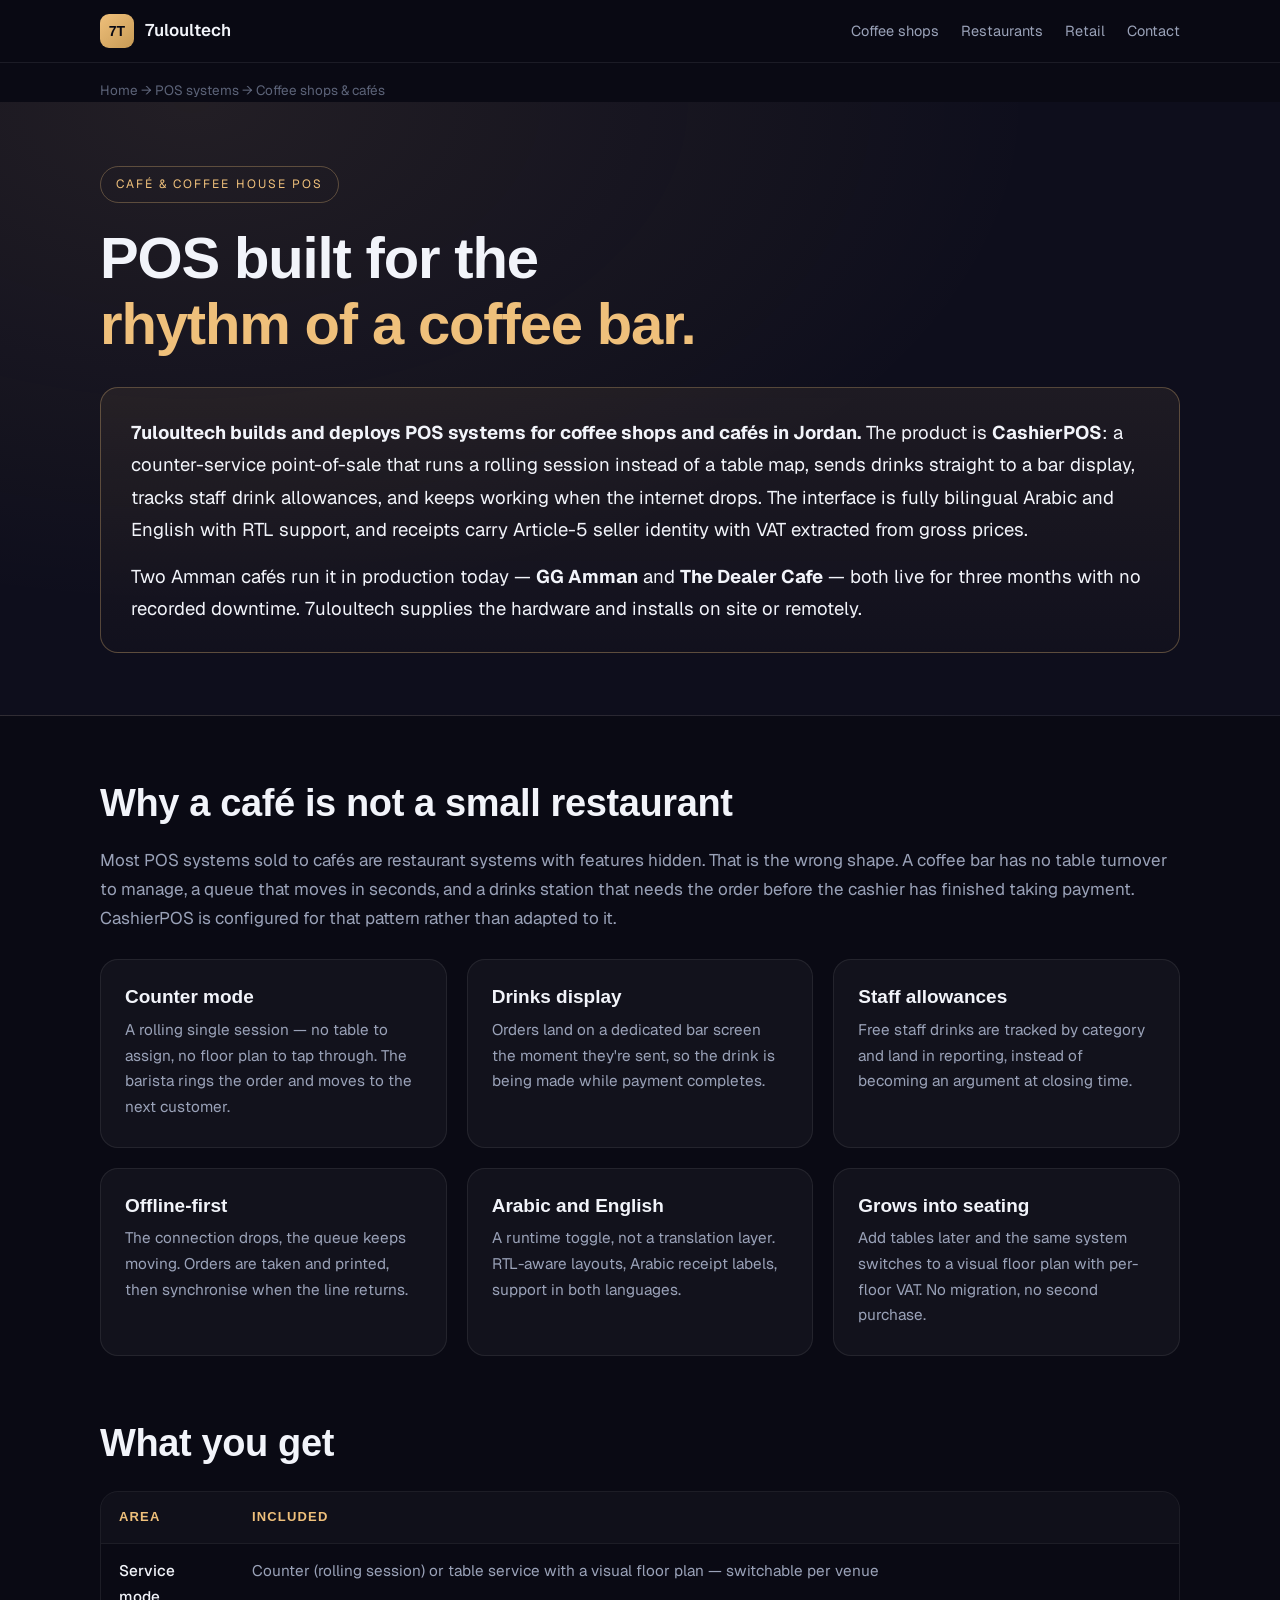
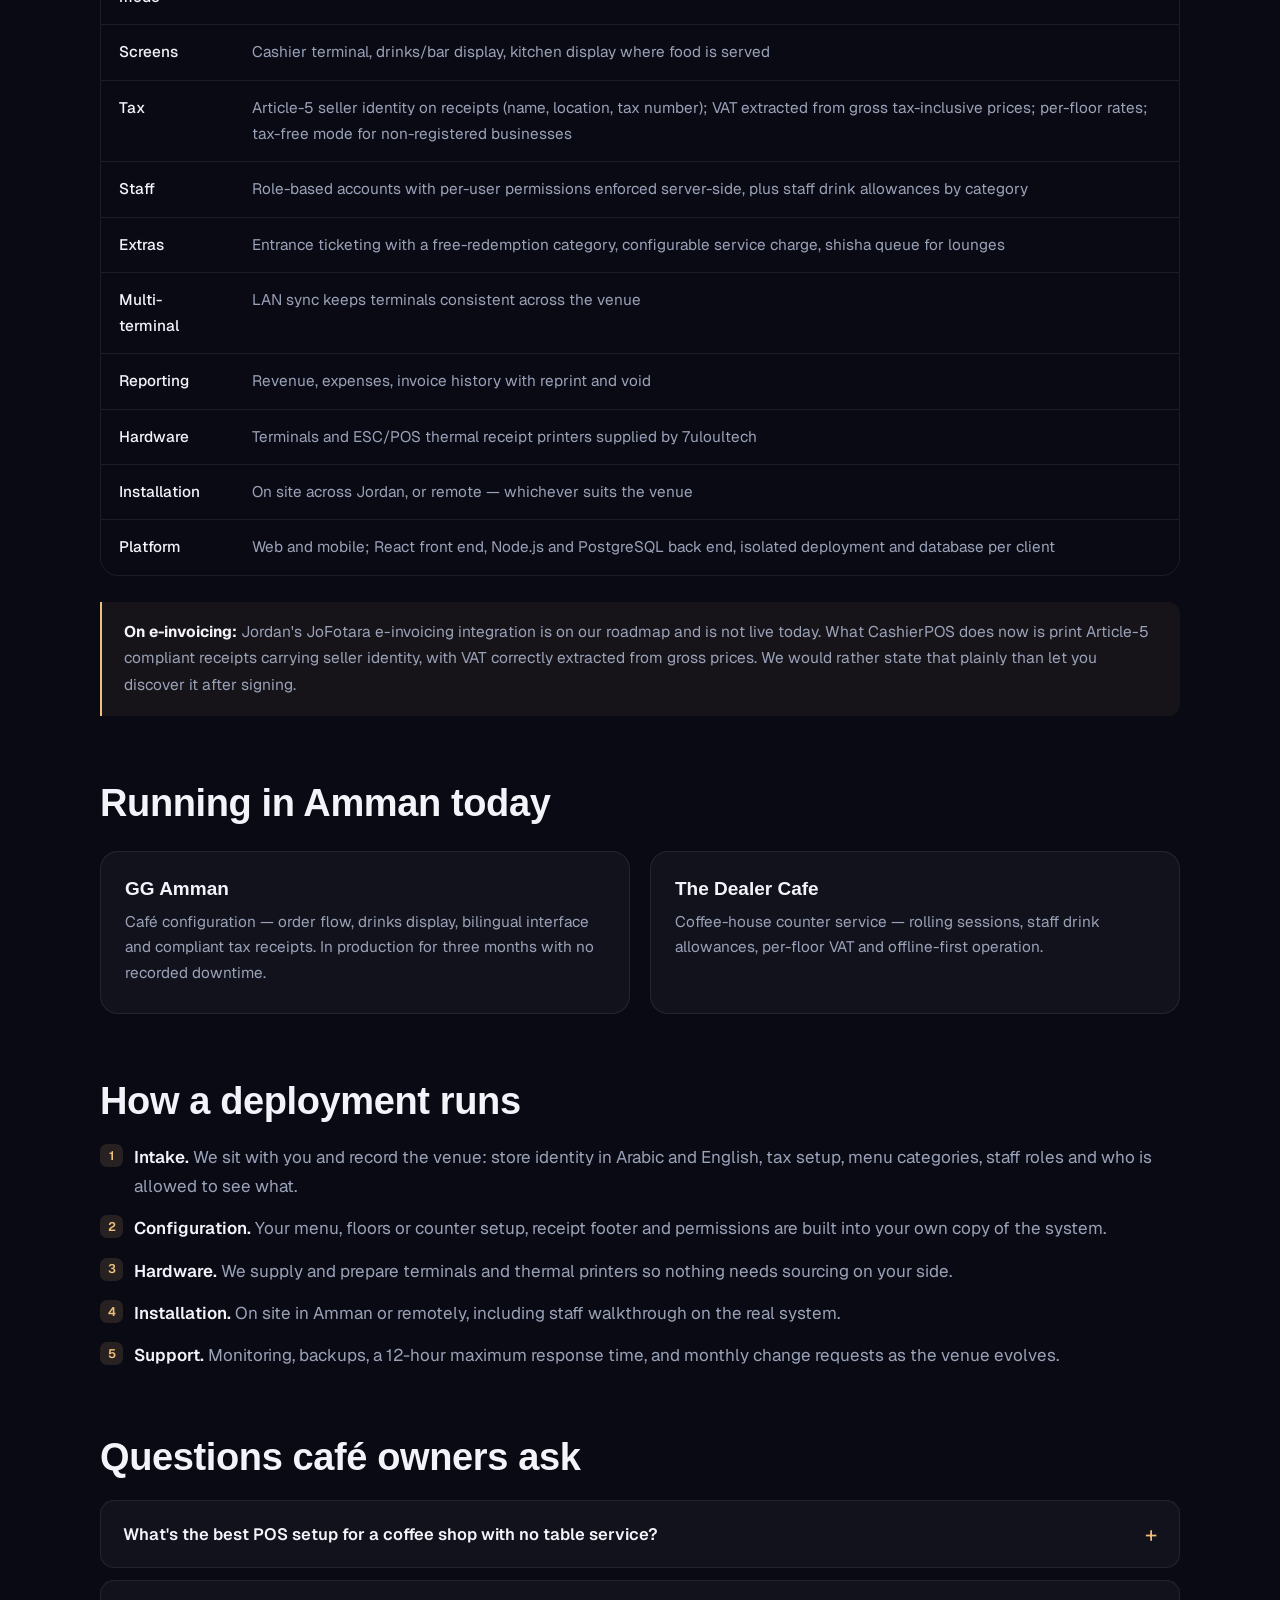
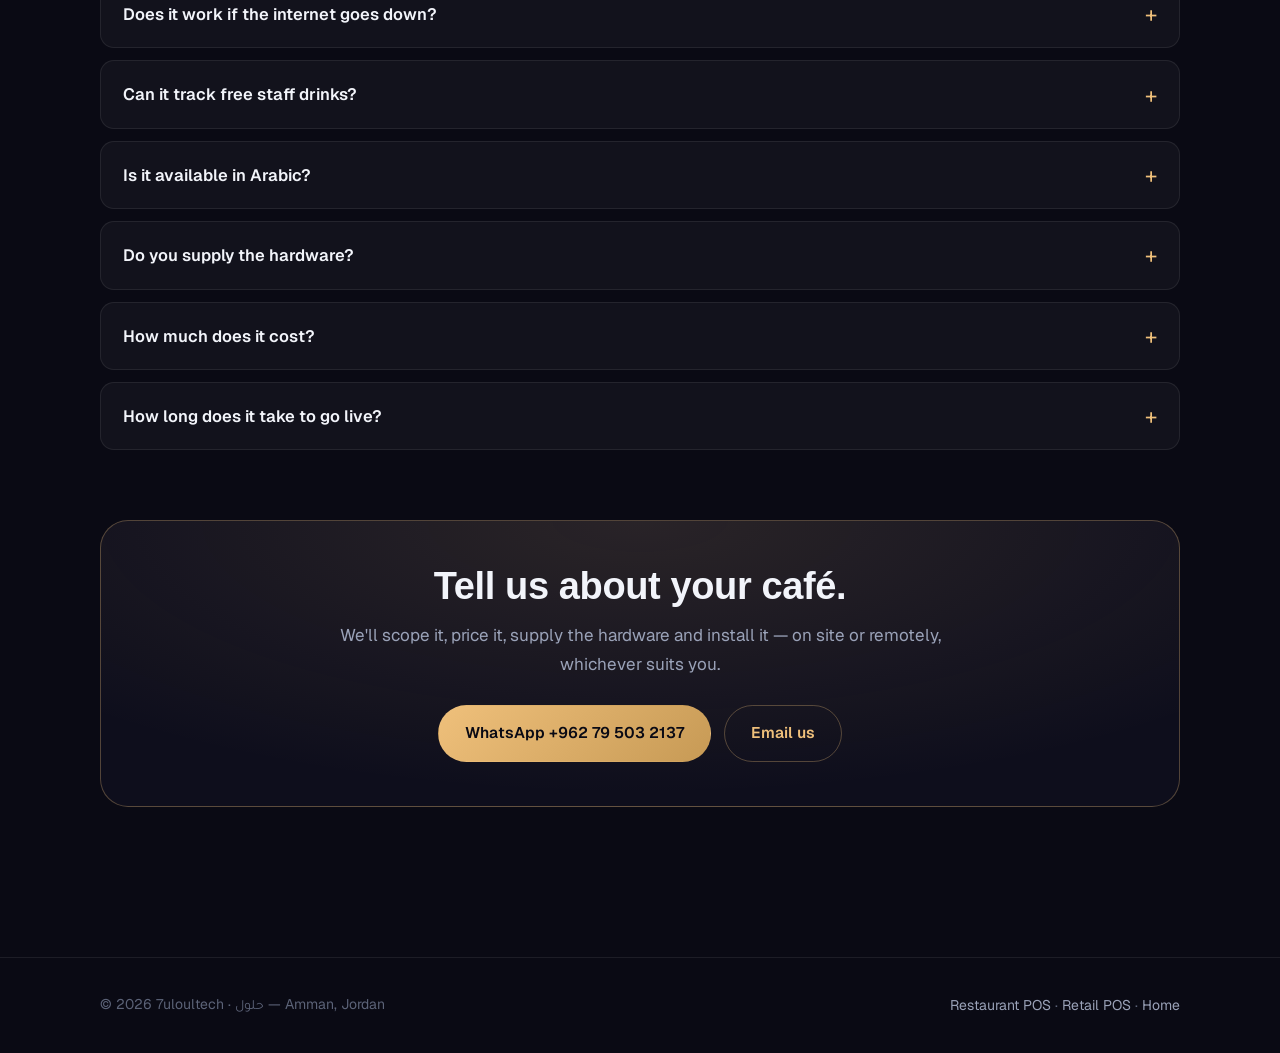
<file: pos-coffee-shops.html>
<!DOCTYPE html>
<html lang="en">
<head>
<meta charset="UTF-8">
<meta name="viewport" content="width=device-width, initial-scale=1.0">
<title>POS System for Coffee Shops &amp; Cafés in Jordan | 7uloultech</title>
<meta name="description" content="CashierPOS is a point-of-sale system for coffee shops and cafés in Jordan. Counter-service mode, drinks display, staff drink allowances, Arabic/English interface, offline-first. Live at GG Amman and The Dealer Cafe. Hardware supplied and installed.">
<meta name="keywords" content="coffee shop POS Jordan, cafe POS system Amman, نظام كاشير كافيه, POS for coffee house, Arabic POS cafe, offline POS Jordan, cafe point of sale Amman">
<meta name="author" content="7uloultech">
<meta name="robots" content="index, follow, max-snippet:-1, max-image-preview:large">
<meta name="theme-color" content="#0A0A14">
<meta name="geo.region" content="JO-AM">
<meta name="geo.placename" content="Amman">
<link rel="canonical" href="https://basel29896-ctrl.github.io/7uloultech-site/pos-coffee-shops.html">
<link rel="icon" type="image/svg+xml" href="assets/appicon.svg">

<meta property="og:type" content="article">
<meta property="og:site_name" content="7uloultech">
<meta property="og:title" content="POS System for Coffee Shops &amp; Cafés in Jordan">
<meta property="og:description" content="Counter-service POS built for coffee bars — drinks display, staff allowances, Arabic/English, offline-first. Live in two Amman cafés.">
<meta property="og:url" content="https://basel29896-ctrl.github.io/7uloultech-site/pos-coffee-shops.html">
<meta property="og:locale" content="en_US">
<meta property="og:locale:alternate" content="ar_JO">
<meta name="twitter:card" content="summary_large_image">
<meta name="twitter:title" content="POS System for Coffee Shops &amp; Cafés in Jordan">
<meta name="twitter:description" content="Counter-service POS built for coffee bars. Live in two Amman cafés. Hardware supplied and installed.">

<link rel="preconnect" href="https://fonts.googleapis.com">
<link rel="preconnect" href="https://fonts.gstatic.com" crossorigin>
<link rel="preconnect" href="https://api.fontshare.com" crossorigin>
<link href="https://api.fontshare.com/v2/css?f[]=clash-display@500,600,700&display=swap" rel="stylesheet">
<link href="https://fonts.googleapis.com/css2?family=Geist:wght@300;400;500;600;700&family=Tajawal:wght@500;700&display=swap" rel="stylesheet">
<link rel="stylesheet" href="assets/page.css">

<script type="application/ld+json">
{
  "@context": "https://schema.org",
  "@graph": [
    {
      "@type": "WebPage",
      "@id": "https://basel29896-ctrl.github.io/7uloultech-site/pos-coffee-shops.html#page",
      "url": "https://basel29896-ctrl.github.io/7uloultech-site/pos-coffee-shops.html",
      "name": "POS System for Coffee Shops & Cafés in Jordan",
      "description": "CashierPOS is a point-of-sale system for coffee shops and cafés in Jordan, with counter-service mode, drinks display, staff drink allowances, bilingual Arabic/English interface and offline-first operation.",
      "inLanguage": "en",
      "isPartOf": { "@id": "https://basel29896-ctrl.github.io/7uloultech-site/#website" },
      "about": { "@id": "https://basel29896-ctrl.github.io/7uloultech-site/#cashierpos" },
      "provider": { "@id": "https://basel29896-ctrl.github.io/7uloultech-site/#org" },
      "breadcrumb": {
        "@type": "BreadcrumbList",
        "itemListElement": [
          { "@type": "ListItem", "position": 1, "name": "Home", "item": "https://basel29896-ctrl.github.io/7uloultech-site/" },
          { "@type": "ListItem", "position": 2, "name": "POS systems", "item": "https://basel29896-ctrl.github.io/7uloultech-site/#pos" },
          { "@type": "ListItem", "position": 3, "name": "Coffee shop & café POS" }
        ]
      }
    },
    {
      "@type": "Service",
      "@id": "https://basel29896-ctrl.github.io/7uloultech-site/pos-coffee-shops.html#service",
      "name": "POS systems for coffee shops and cafés in Jordan",
      "serviceType": "Café and coffee shop point of sale implementation",
      "provider": { "@id": "https://basel29896-ctrl.github.io/7uloultech-site/#org" },
      "areaServed": { "@type": "Country", "name": "Jordan" },
      "audience": { "@type": "BusinessAudience", "name": "Coffee shops, coffee houses, cafés, specialty coffee bars and juice bars" },
      "description": "Deployment of CashierPOS for coffee shops and cafés: counter-service or table-service configuration, drinks display screen, staff drink allowances, bilingual Arabic/English interface, offline-first operation, supplied hardware and on-site or remote installation."
    },
    {
      "@type": "FAQPage",
      "@id": "https://basel29896-ctrl.github.io/7uloultech-site/pos-coffee-shops.html#faq",
      "mainEntity": [
        {
          "@type": "Question",
          "name": "What is the best POS setup for a coffee shop that has no table service?",
          "acceptedAnswer": { "@type": "Answer", "text": "A counter-service configuration. CashierPOS runs a rolling single session rather than a table map, so the barista rings each order straight through without assigning it to a table. This is how The Dealer Cafe runs. If the venue later adds seating, the same system can be switched to a visual floor plan without replacing it." }
        },
        {
          "@type": "Question",
          "name": "Does the café POS work if the internet goes down?",
          "acceptedAnswer": { "@type": "Answer", "text": "Yes. CashierPOS is offline-first, so orders continue to be taken and printed during a connectivity loss and synchronise when the connection returns. This matters in a café where a dropped connection would otherwise stop the queue." }
        },
        {
          "@type": "Question",
          "name": "Can the POS track free staff drinks?",
          "acceptedAnswer": { "@type": "Answer", "text": "Yes. Staff drink allowances are tracked by category, so free staff consumption is recorded against the right product group and appears in reporting rather than being written off informally at closing." }
        },
        {
          "@type": "Question",
          "name": "Is the café POS available in Arabic?",
          "acceptedAnswer": { "@type": "Answer", "text": "Yes. The interface has a full Arabic and English runtime toggle with RTL-aware layouts, and receipts carry Arabic labels. Support is provided in both languages." }
        },
        {
          "@type": "Question",
          "name": "Does 7uloultech supply the café POS hardware?",
          "acceptedAnswer": { "@type": "Answer", "text": "Yes. Terminals, thermal receipt printers and barcode scanners where needed are supplied as part of the package, and 7uloultech installs on site in Amman and across Jordan, or remotely if the client prefers." }
        },
        {
          "@type": "Question",
          "name": "Which coffee shops in Jordan use 7uloultech's POS?",
          "acceptedAnswer": { "@type": "Answer", "text": "GG Amman and The Dealer Cafe both run CashierPOS in production. Both have been live for three months with no recorded downtime." }
        }
      ]
    }
  ]
}
</script>
</head>
<body>

<nav class="nav">
  <div class="wrap">
    <a class="brand" href="index.html"><span class="tile" aria-hidden="true">7T</span>7uloultech</a>
    <ul>
      <li><a href="pos-coffee-shops.html">Coffee shops</a></li>
      <li><a href="pos-restaurants.html">Restaurants</a></li>
      <li><a href="pos-retail.html">Retail</a></li>
      <li><a href="index.html#contact">Contact</a></li>
    </ul>
  </div>
</nav>

<div class="wrap crumbs"><a href="index.html">Home</a> → <a href="index.html#pos">POS systems</a> → Coffee shops &amp; cafés</div>

<header class="page-hero">
  <div class="wrap">
    <span class="kicker">Café &amp; coffee house POS</span>
    <h1>POS built for the<br><em>rhythm of a coffee bar.</em></h1>

    <div class="answer">
      <p><b>7uloultech builds and deploys POS systems for coffee shops and cafés in Jordan.</b> The
      product is <b>CashierPOS</b>: a counter-service point-of-sale that runs a rolling session instead
      of a table map, sends drinks straight to a bar display, tracks staff drink allowances, and keeps
      working when the internet drops. The interface is fully bilingual Arabic and English with RTL
      support, and receipts carry Article-5 seller identity with VAT extracted from gross prices.</p>
      <p>Two Amman cafés run it in production today — <b>GG Amman</b> and <b>The Dealer Cafe</b> —
      both live for three months with no recorded downtime. 7uloultech supplies the hardware and
      installs on site or remotely.</p>
    </div>
  </div>
</header>

<main class="wrap">

  <h2>Why a café is not a small restaurant</h2>
  <p class="muted">Most POS systems sold to cafés are restaurant systems with features hidden. That is
  the wrong shape. A coffee bar has no table turnover to manage, a queue that moves in seconds, and a
  drinks station that needs the order before the cashier has finished taking payment. CashierPOS is
  configured for that pattern rather than adapted to it.</p>

  <div class="grid">
    <div class="card">
      <h3>Counter mode</h3>
      <p>A rolling single session — no table to assign, no floor plan to tap through. The barista rings the order and moves to the next customer.</p>
    </div>
    <div class="card">
      <h3>Drinks display</h3>
      <p>Orders land on a dedicated bar screen the moment they're sent, so the drink is being made while payment completes.</p>
    </div>
    <div class="card">
      <h3>Staff allowances</h3>
      <p>Free staff drinks are tracked by category and land in reporting, instead of becoming an argument at closing time.</p>
    </div>
    <div class="card">
      <h3>Offline-first</h3>
      <p>The connection drops, the queue keeps moving. Orders are taken and printed, then synchronise when the line returns.</p>
    </div>
    <div class="card">
      <h3>Arabic and English</h3>
      <p>A runtime toggle, not a translation layer. RTL-aware layouts, Arabic receipt labels, support in both languages.</p>
    </div>
    <div class="card">
      <h3>Grows into seating</h3>
      <p>Add tables later and the same system switches to a visual floor plan with per-floor VAT. No migration, no second purchase.</p>
    </div>
  </div>

  <h2>What you get</h2>
  <div class="tbl-wrap">
    <table>
      <thead><tr><th>Area</th><th>Included</th></tr></thead>
      <tbody>
        <tr><td>Service mode</td><td>Counter (rolling session) or table service with a visual floor plan — switchable per venue</td></tr>
        <tr><td>Screens</td><td>Cashier terminal, drinks/bar display, kitchen display where food is served</td></tr>
        <tr><td>Tax</td><td>Article-5 seller identity on receipts (name, location, tax number); VAT extracted from gross tax-inclusive prices; per-floor rates; tax-free mode for non-registered businesses</td></tr>
        <tr><td>Staff</td><td>Role-based accounts with per-user permissions enforced server-side, plus staff drink allowances by category</td></tr>
        <tr><td>Extras</td><td>Entrance ticketing with a free-redemption category, configurable service charge, shisha queue for lounges</td></tr>
        <tr><td>Multi-terminal</td><td>LAN sync keeps terminals consistent across the venue</td></tr>
        <tr><td>Reporting</td><td>Revenue, expenses, invoice history with reprint and void</td></tr>
        <tr><td>Hardware</td><td>Terminals and ESC/POS thermal receipt printers supplied by 7uloultech</td></tr>
        <tr><td>Installation</td><td>On site across Jordan, or remote — whichever suits the venue</td></tr>
        <tr><td>Platform</td><td>Web and mobile; React front end, Node.js and PostgreSQL back end, isolated deployment and database per client</td></tr>
      </tbody>
    </table>
  </div>

  <div class="note"><b>On e-invoicing:</b> Jordan's JoFotara e-invoicing integration is on our roadmap
  and is not live today. What CashierPOS does now is print Article-5 compliant receipts carrying
  seller identity, with VAT correctly extracted from gross prices. We would rather state that plainly
  than let you discover it after signing.</div>

  <h2>Running in Amman today</h2>
  <div class="grid">
    <div class="card">
      <h3>GG Amman</h3>
      <p>Café configuration — order flow, drinks display, bilingual interface and compliant tax receipts. In production for three months with no recorded downtime.</p>
    </div>
    <div class="card">
      <h3>The Dealer Cafe</h3>
      <p>Coffee-house counter service — rolling sessions, staff drink allowances, per-floor VAT and offline-first operation.</p>
    </div>
  </div>

  <h2>How a deployment runs</h2>
  <ol>
    <li><b>Intake.</b> We sit with you and record the venue: store identity in Arabic and English, tax setup, menu categories, staff roles and who is allowed to see what.</li>
    <li><b>Configuration.</b> Your menu, floors or counter setup, receipt footer and permissions are built into your own copy of the system.</li>
    <li><b>Hardware.</b> We supply and prepare terminals and thermal printers so nothing needs sourcing on your side.</li>
    <li><b>Installation.</b> On site in Amman or remotely, including staff walkthrough on the real system.</li>
    <li><b>Support.</b> Monitoring, backups, a 12-hour maximum response time, and monthly change requests as the venue evolves.</li>
  </ol>

  <h2>Questions café owners ask</h2>

  <details>
    <summary>What's the best POS setup for a coffee shop with no table service?</summary>
    <div class="body"><p>A counter-service configuration. CashierPOS runs a rolling single session rather than a table map, so the barista rings each order straight through without assigning it to a table — which is how The Dealer Cafe runs. If you add seating later, the same system switches to a visual floor plan without being replaced.</p></div>
  </details>
  <details>
    <summary>Does it work if the internet goes down?</summary>
    <div class="body"><p>Yes. CashierPOS is offline-first: orders keep being taken and printed during a connectivity loss, then synchronise when the connection returns. In a café, a dropped line would otherwise stop the queue entirely.</p></div>
  </details>
  <details>
    <summary>Can it track free staff drinks?</summary>
    <div class="body"><p>Yes — tracked by category, so staff consumption is recorded against the right product group and shows up in reporting rather than being written off informally at closing.</p></div>
  </details>
  <details>
    <summary>Is it available in Arabic?</summary>
    <div class="body"><p>Yes. A full Arabic/English runtime toggle with RTL-aware layouts, Arabic receipt labels, and support in both languages. Arabic is a first-class interface, not an afterthought.</p></div>
  </details>
  <details>
    <summary>Do you supply the hardware?</summary>
    <div class="body"><p>Yes. Terminals, ESC/POS thermal receipt printers, and scanners where needed are supplied as part of the package. You don't source equipment or check compatibility yourself.</p></div>
  </details>
  <details>
    <summary>How much does it cost?</summary>
    <div class="body"><p>Pricing is quoted per venue, since it depends on terminal count, hardware and scope. There is no separate setup fee — setup is included in the subscription or purchase, along with hosting, support and monthly change requests. <a href="index.html#contact">Ask for a quote</a> and we'll price your venue specifically.</p></div>
  </details>
  <details>
    <summary>How long does it take to go live?</summary>
    <div class="body"><p>Typically four to eight weeks depending on scope, from first intake to a working floor. You see progress weekly rather than only at the end.</p></div>
  </details>

  <div class="cta">
    <h2>Tell us about your café.</h2>
    <p>We'll scope it, price it, supply the hardware and install it — on site or remotely, whichever suits you.</p>
    <div class="btn-row">
      <a class="btn btn-gold" href="https://wa.me/962795032137" target="_blank" rel="noopener">WhatsApp +962 79 503 2137</a>
      <a class="btn btn-ghost" href="mailto:7uloultech@gmail.com?subject=Caf%C3%A9%20POS%20enquiry">Email us</a>
    </div>
  </div>

</main>

<footer>
  <div class="wrap">
    <span>© <span id="y">2026</span> 7uloultech · <span lang="ar">حلول</span> — Amman, Jordan</span>
    <span><a href="pos-restaurants.html">Restaurant POS</a> · <a href="pos-retail.html">Retail POS</a> · <a href="index.html">Home</a></span>
  </div>
</footer>
<script>document.getElementById('y').textContent=new Date().getFullYear()</script>
</body>
</html>
</file>
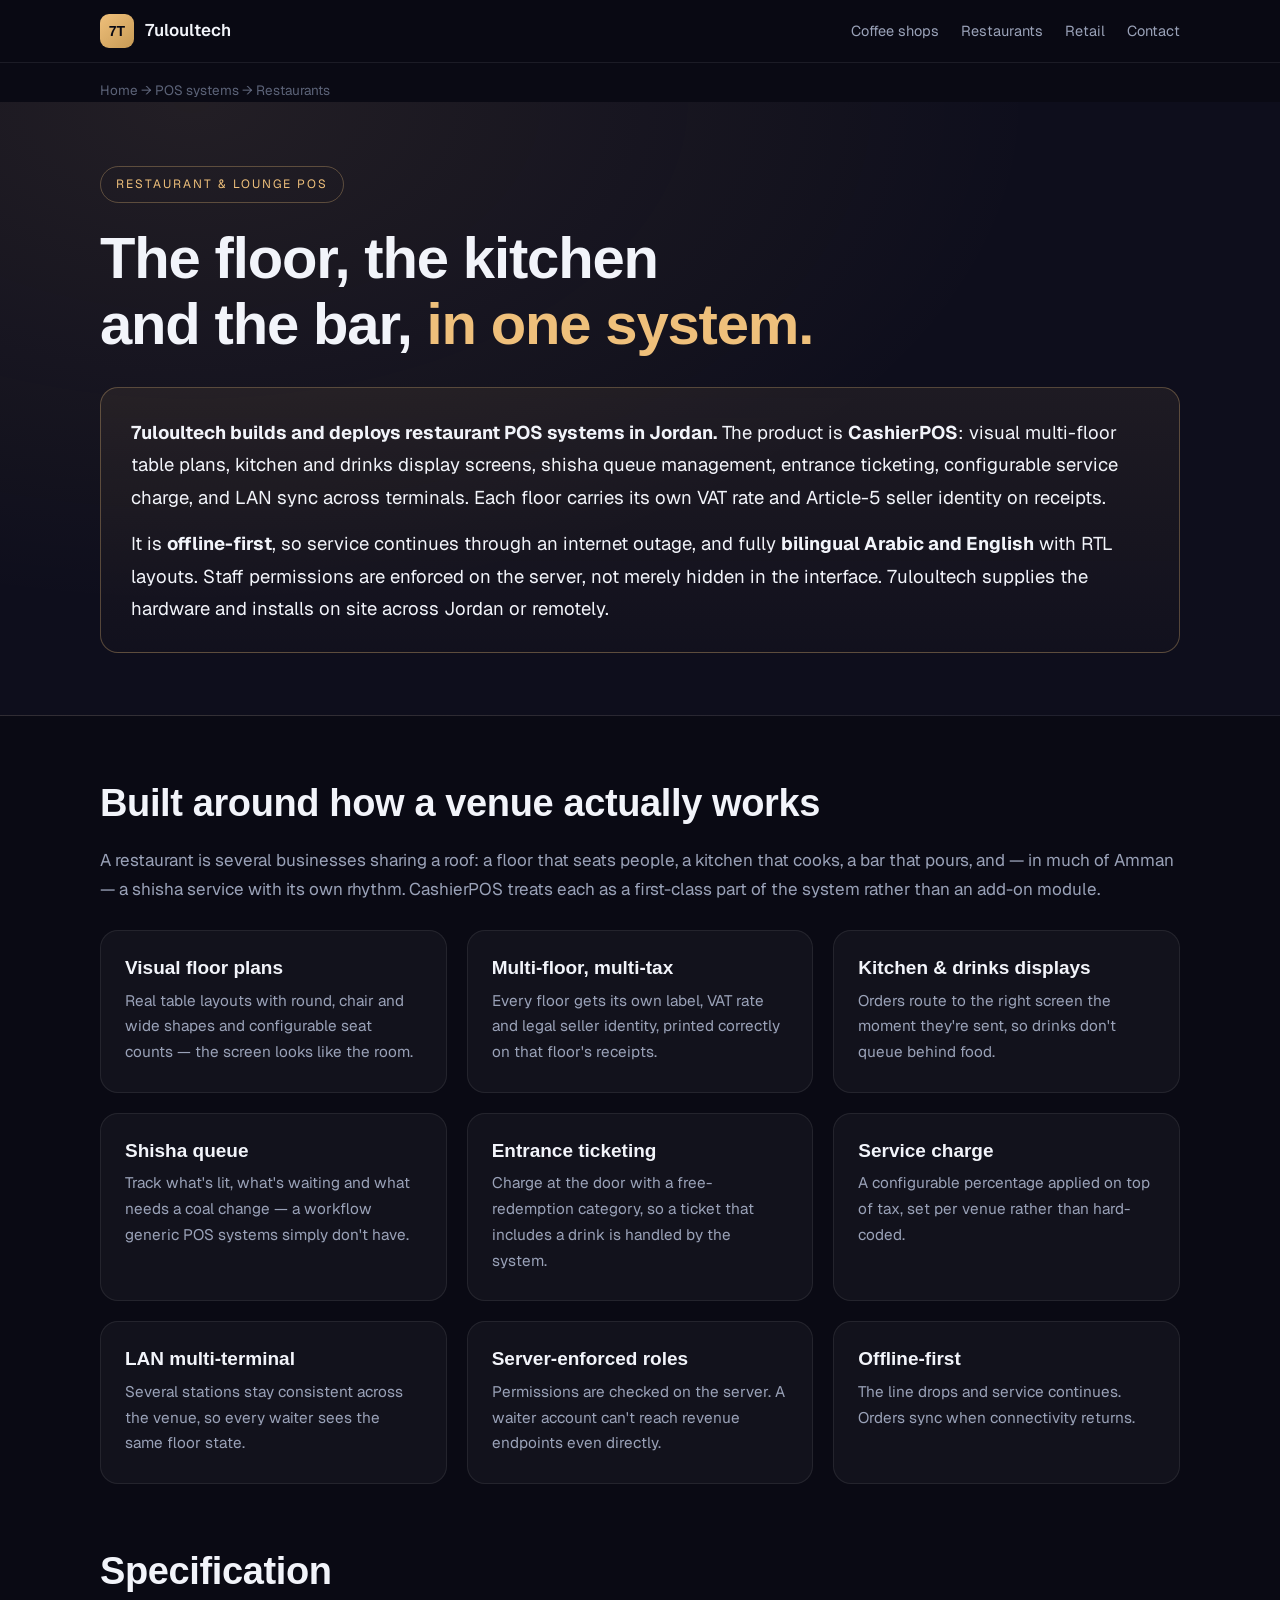
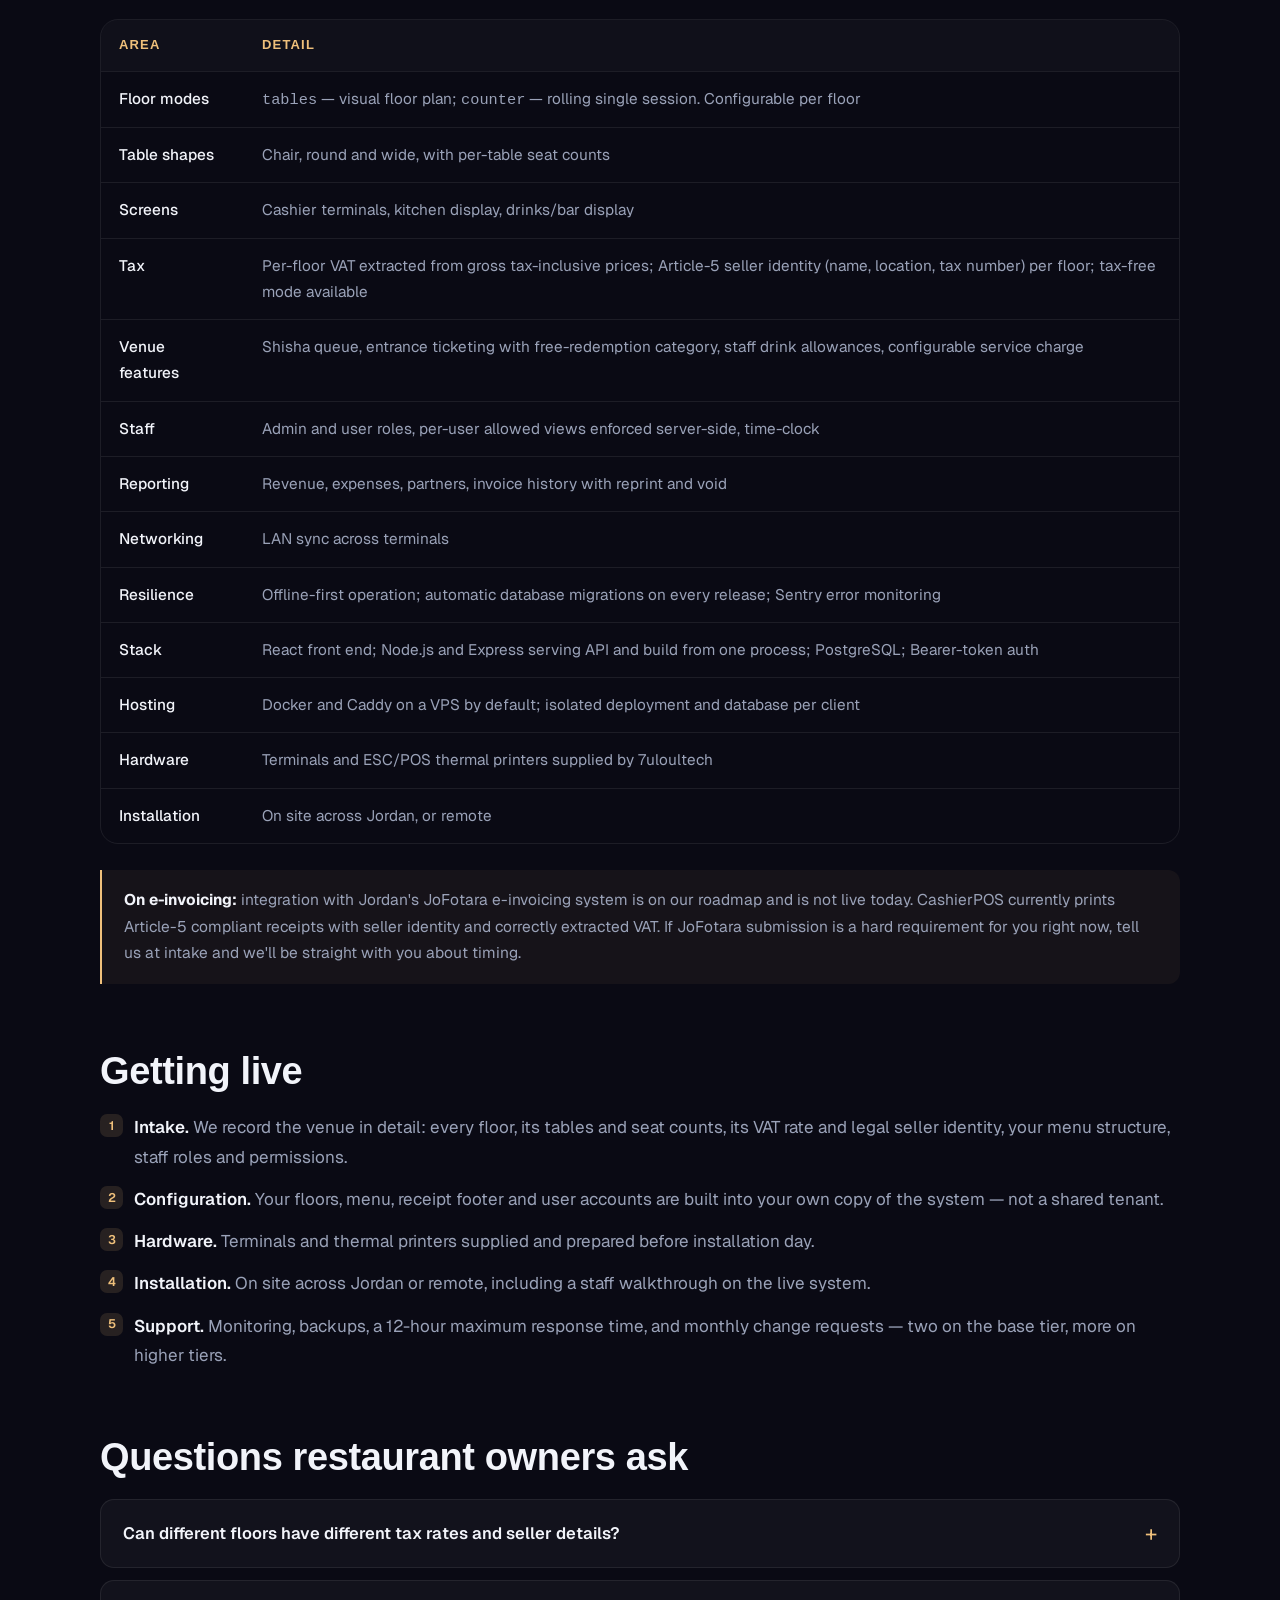
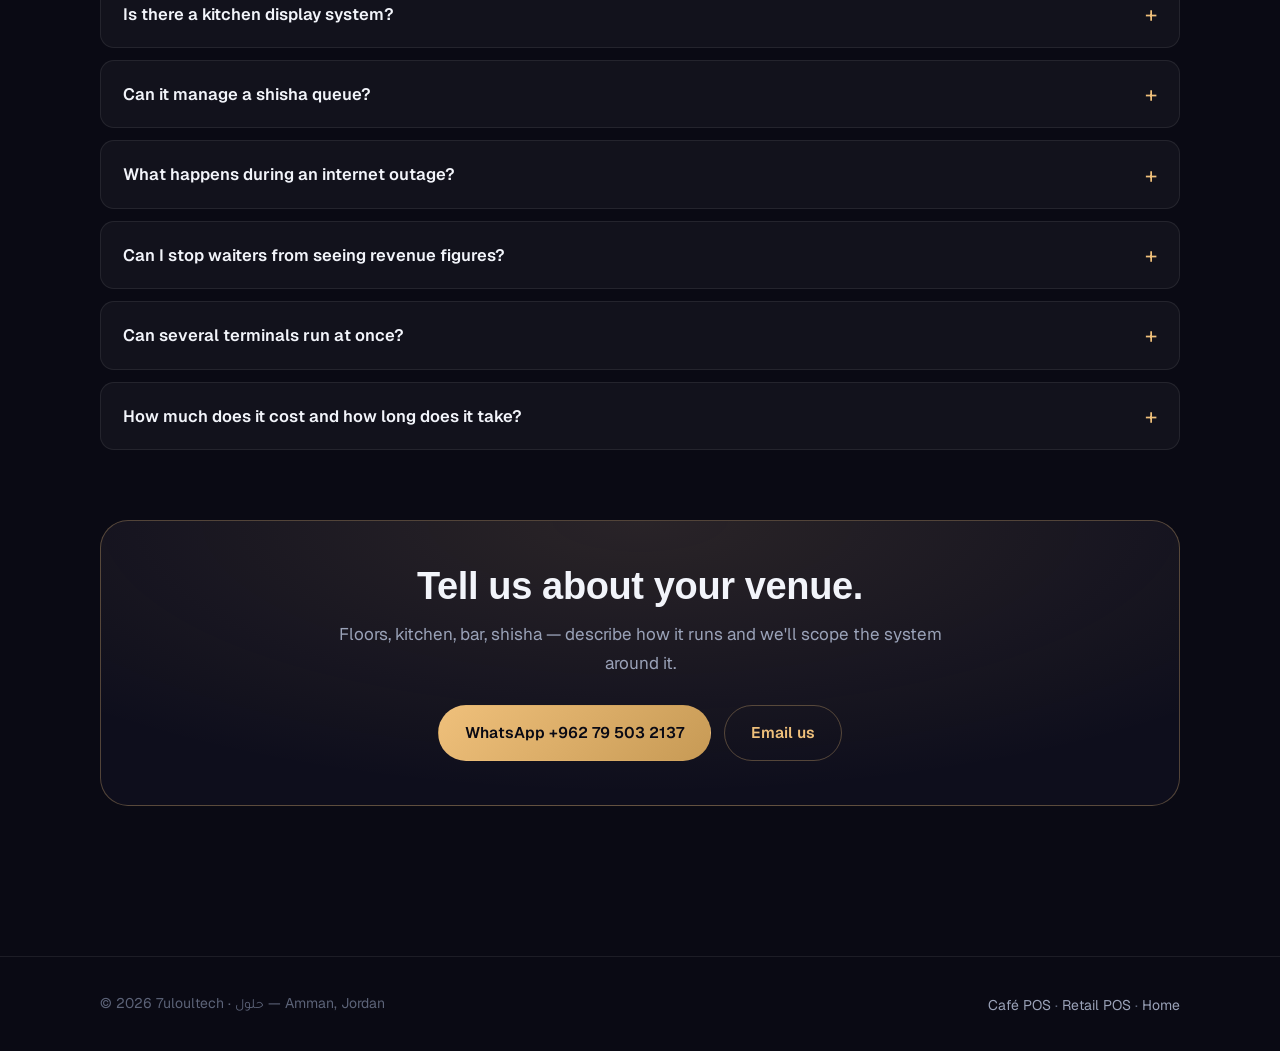
<file: pos-restaurants.html>
<!DOCTYPE html>
<html lang="en">
<head>
<meta charset="UTF-8">
<meta name="viewport" content="width=device-width, initial-scale=1.0">
<title>Restaurant POS System in Jordan — Floor Plans, Kitchen Display, Shisha Queue | 7uloultech</title>
<meta name="description" content="CashierPOS is a restaurant point-of-sale system for Jordan: visual multi-floor table plans, kitchen display screens, shisha queue, per-floor VAT, entrance ticketing, LAN multi-terminal sync and offline-first operation. Arabic and English. Hardware supplied and installed.">
<meta name="keywords" content="restaurant POS Jordan, POS system Amman restaurant, kitchen display system Jordan, shisha lounge POS, نظام كاشير مطاعم, Arabic restaurant POS, floor plan POS Jordan">
<meta name="author" content="7uloultech">
<meta name="robots" content="index, follow, max-snippet:-1, max-image-preview:large">
<meta name="theme-color" content="#0A0A14">
<meta name="geo.region" content="JO-AM">
<meta name="geo.placename" content="Amman">
<link rel="canonical" href="https://basel29896-ctrl.github.io/7uloultech-site/pos-restaurants.html">
<link rel="icon" type="image/svg+xml" href="assets/appicon.svg">

<meta property="og:type" content="article">
<meta property="og:site_name" content="7uloultech">
<meta property="og:title" content="Restaurant POS System in Jordan | 7uloultech">
<meta property="og:description" content="Visual floor plans, kitchen display, shisha queue, per-floor VAT, offline-first. Arabic and English. Hardware supplied and installed.">
<meta property="og:url" content="https://basel29896-ctrl.github.io/7uloultech-site/pos-restaurants.html">
<meta property="og:locale" content="en_US">
<meta property="og:locale:alternate" content="ar_JO">
<meta name="twitter:card" content="summary_large_image">
<meta name="twitter:title" content="Restaurant POS System in Jordan | 7uloultech">
<meta name="twitter:description" content="Floor plans, kitchen display, shisha queue, per-floor VAT, offline-first. Arabic and English.">

<link rel="preconnect" href="https://fonts.googleapis.com">
<link rel="preconnect" href="https://fonts.gstatic.com" crossorigin>
<link rel="preconnect" href="https://api.fontshare.com" crossorigin>
<link href="https://api.fontshare.com/v2/css?f[]=clash-display@500,600,700&display=swap" rel="stylesheet">
<link href="https://fonts.googleapis.com/css2?family=Geist:wght@300;400;500;600;700&family=Tajawal:wght@500;700&display=swap" rel="stylesheet">
<link rel="stylesheet" href="assets/page.css">

<script type="application/ld+json">
{
  "@context": "https://schema.org",
  "@graph": [
    {
      "@type": "WebPage",
      "@id": "https://basel29896-ctrl.github.io/7uloultech-site/pos-restaurants.html#page",
      "url": "https://basel29896-ctrl.github.io/7uloultech-site/pos-restaurants.html",
      "name": "Restaurant POS System in Jordan",
      "description": "CashierPOS is a restaurant point-of-sale system for Jordan with visual multi-floor table plans, kitchen display screens, shisha queue management, per-floor VAT, entrance ticketing and offline-first operation.",
      "inLanguage": "en",
      "isPartOf": { "@id": "https://basel29896-ctrl.github.io/7uloultech-site/#website" },
      "about": { "@id": "https://basel29896-ctrl.github.io/7uloultech-site/#cashierpos" },
      "provider": { "@id": "https://basel29896-ctrl.github.io/7uloultech-site/#org" },
      "breadcrumb": {
        "@type": "BreadcrumbList",
        "itemListElement": [
          { "@type": "ListItem", "position": 1, "name": "Home", "item": "https://basel29896-ctrl.github.io/7uloultech-site/" },
          { "@type": "ListItem", "position": 2, "name": "POS systems", "item": "https://basel29896-ctrl.github.io/7uloultech-site/#pos" },
          { "@type": "ListItem", "position": 3, "name": "Restaurant POS" }
        ]
      }
    },
    {
      "@type": "Service",
      "@id": "https://basel29896-ctrl.github.io/7uloultech-site/pos-restaurants.html#service",
      "name": "Restaurant POS systems in Jordan",
      "serviceType": "Restaurant point of sale implementation",
      "provider": { "@id": "https://basel29896-ctrl.github.io/7uloultech-site/#org" },
      "areaServed": { "@type": "Country", "name": "Jordan" },
      "audience": { "@type": "BusinessAudience", "name": "Restaurants, shisha lounges, bars, fast food outlets and multi-floor venues" },
      "description": "Deployment of CashierPOS for restaurants and lounges: visual multi-floor table plans, kitchen and drinks displays, shisha queue, entrance ticketing, per-floor VAT and Article-5 seller identity, LAN multi-terminal sync, offline-first operation, supplied hardware and on-site or remote installation."
    },
    {
      "@type": "FAQPage",
      "@id": "https://basel29896-ctrl.github.io/7uloultech-site/pos-restaurants.html#faq",
      "mainEntity": [
        {
          "@type": "Question",
          "name": "Does the restaurant POS support multiple floors with different tax rates?",
          "acceptedAnswer": { "@type": "Answer", "text": "Yes. Each floor is configured independently with its own label, VAT rate and legal seller identity, and each floor's receipts carry that floor's Article-5 seller details. This suits venues where, for example, a rooftop and an indoor dining room are registered differently." }
        },
        {
          "@type": "Question",
          "name": "Does the POS have a kitchen display system?",
          "acceptedAnswer": { "@type": "Answer", "text": "Yes. Orders route to kitchen display screens as soon as they are sent, with a separate drinks and bar display so beverage orders do not queue behind food." }
        },
        {
          "@type": "Question",
          "name": "Can the POS manage a shisha queue?",
          "acceptedAnswer": { "@type": "Answer", "text": "Yes. Shisha queue management is built in, tracking what is lit, what is waiting and what needs a coal change — a workflow most general restaurant POS systems do not cover." }
        },
        {
          "@type": "Question",
          "name": "Does the restaurant POS work offline?",
          "acceptedAnswer": { "@type": "Answer", "text": "Yes. CashierPOS is offline-first, so service continues during an internet outage and data synchronises when the connection returns." }
        },
        {
          "@type": "Question",
          "name": "Can multiple terminals be used in the same restaurant?",
          "acceptedAnswer": { "@type": "Answer", "text": "Yes. LAN network sync keeps multiple terminals consistent across the venue, so waiters on different stations see the same floor state." }
        },
        {
          "@type": "Question",
          "name": "Can staff be restricted from seeing revenue and expenses?",
          "acceptedAnswer": { "@type": "Answer", "text": "Yes. Each user has allowed views enforced on the server rather than only hidden in the interface, so a waiter account cannot reach reporting endpoints even directly. Reports access is granted explicitly." }
        }
      ]
    }
  ]
}
</script>
</head>
<body>

<nav class="nav">
  <div class="wrap">
    <a class="brand" href="index.html"><span class="tile" aria-hidden="true">7T</span>7uloultech</a>
    <ul>
      <li><a href="pos-coffee-shops.html">Coffee shops</a></li>
      <li><a href="pos-restaurants.html">Restaurants</a></li>
      <li><a href="pos-retail.html">Retail</a></li>
      <li><a href="index.html#contact">Contact</a></li>
    </ul>
  </div>
</nav>

<div class="wrap crumbs"><a href="index.html">Home</a> → <a href="index.html#pos">POS systems</a> → Restaurants</div>

<header class="page-hero">
  <div class="wrap">
    <span class="kicker">Restaurant &amp; lounge POS</span>
    <h1>The floor, the kitchen<br>and the bar, <em>in one system.</em></h1>

    <div class="answer">
      <p><b>7uloultech builds and deploys restaurant POS systems in Jordan.</b> The product is
      <b>CashierPOS</b>: visual multi-floor table plans, kitchen and drinks display screens, shisha
      queue management, entrance ticketing, configurable service charge, and LAN sync across
      terminals. Each floor carries its own VAT rate and Article-5 seller identity on receipts.</p>
      <p>It is <b>offline-first</b>, so service continues through an internet outage, and fully
      <b>bilingual Arabic and English</b> with RTL layouts. Staff permissions are enforced on the
      server, not merely hidden in the interface. 7uloultech supplies the hardware and installs on
      site across Jordan or remotely.</p>
    </div>
  </div>
</header>

<main class="wrap">

  <h2>Built around how a venue actually works</h2>
  <p class="muted">A restaurant is several businesses sharing a roof: a floor that seats people, a
  kitchen that cooks, a bar that pours, and — in much of Amman — a shisha service with its own
  rhythm. CashierPOS treats each as a first-class part of the system rather than an add-on module.</p>

  <div class="grid">
    <div class="card">
      <h3>Visual floor plans</h3>
      <p>Real table layouts with round, chair and wide shapes and configurable seat counts — the screen looks like the room.</p>
    </div>
    <div class="card">
      <h3>Multi-floor, multi-tax</h3>
      <p>Every floor gets its own label, VAT rate and legal seller identity, printed correctly on that floor's receipts.</p>
    </div>
    <div class="card">
      <h3>Kitchen &amp; drinks displays</h3>
      <p>Orders route to the right screen the moment they're sent, so drinks don't queue behind food.</p>
    </div>
    <div class="card">
      <h3>Shisha queue</h3>
      <p>Track what's lit, what's waiting and what needs a coal change — a workflow generic POS systems simply don't have.</p>
    </div>
    <div class="card">
      <h3>Entrance ticketing</h3>
      <p>Charge at the door with a free-redemption category, so a ticket that includes a drink is handled by the system.</p>
    </div>
    <div class="card">
      <h3>Service charge</h3>
      <p>A configurable percentage applied on top of tax, set per venue rather than hard-coded.</p>
    </div>
    <div class="card">
      <h3>LAN multi-terminal</h3>
      <p>Several stations stay consistent across the venue, so every waiter sees the same floor state.</p>
    </div>
    <div class="card">
      <h3>Server-enforced roles</h3>
      <p>Permissions are checked on the server. A waiter account can't reach revenue endpoints even directly.</p>
    </div>
    <div class="card">
      <h3>Offline-first</h3>
      <p>The line drops and service continues. Orders sync when connectivity returns.</p>
    </div>
  </div>

  <h2>Specification</h2>
  <div class="tbl-wrap">
    <table>
      <thead><tr><th>Area</th><th>Detail</th></tr></thead>
      <tbody>
        <tr><td>Floor modes</td><td><code>tables</code> — visual floor plan; <code>counter</code> — rolling single session. Configurable per floor</td></tr>
        <tr><td>Table shapes</td><td>Chair, round and wide, with per-table seat counts</td></tr>
        <tr><td>Screens</td><td>Cashier terminals, kitchen display, drinks/bar display</td></tr>
        <tr><td>Tax</td><td>Per-floor VAT extracted from gross tax-inclusive prices; Article-5 seller identity (name, location, tax number) per floor; tax-free mode available</td></tr>
        <tr><td>Venue features</td><td>Shisha queue, entrance ticketing with free-redemption category, staff drink allowances, configurable service charge</td></tr>
        <tr><td>Staff</td><td>Admin and user roles, per-user allowed views enforced server-side, time-clock</td></tr>
        <tr><td>Reporting</td><td>Revenue, expenses, partners, invoice history with reprint and void</td></tr>
        <tr><td>Networking</td><td>LAN sync across terminals</td></tr>
        <tr><td>Resilience</td><td>Offline-first operation; automatic database migrations on every release; Sentry error monitoring</td></tr>
        <tr><td>Stack</td><td>React front end; Node.js and Express serving API and build from one process; PostgreSQL; Bearer-token auth</td></tr>
        <tr><td>Hosting</td><td>Docker and Caddy on a VPS by default; isolated deployment and database per client</td></tr>
        <tr><td>Hardware</td><td>Terminals and ESC/POS thermal printers supplied by 7uloultech</td></tr>
        <tr><td>Installation</td><td>On site across Jordan, or remote</td></tr>
      </tbody>
    </table>
  </div>

  <div class="note"><b>On e-invoicing:</b> integration with Jordan's JoFotara e-invoicing system is on
  our roadmap and is not live today. CashierPOS currently prints Article-5 compliant receipts with
  seller identity and correctly extracted VAT. If JoFotara submission is a hard requirement for you
  right now, tell us at intake and we'll be straight with you about timing.</div>

  <h2>Getting live</h2>
  <ol>
    <li><b>Intake.</b> We record the venue in detail: every floor, its tables and seat counts, its VAT rate and legal seller identity, your menu structure, staff roles and permissions.</li>
    <li><b>Configuration.</b> Your floors, menu, receipt footer and user accounts are built into your own copy of the system — not a shared tenant.</li>
    <li><b>Hardware.</b> Terminals and thermal printers supplied and prepared before installation day.</li>
    <li><b>Installation.</b> On site across Jordan or remote, including a staff walkthrough on the live system.</li>
    <li><b>Support.</b> Monitoring, backups, a 12-hour maximum response time, and monthly change requests — two on the base tier, more on higher tiers.</li>
  </ol>

  <h2>Questions restaurant owners ask</h2>

  <details>
    <summary>Can different floors have different tax rates and seller details?</summary>
    <div class="body"><p>Yes. Each floor is configured independently with its own label, VAT rate and legal seller identity, and each floor's receipts carry that floor's Article-5 details. This suits venues where a rooftop and an indoor dining room are registered separately.</p></div>
  </details>
  <details>
    <summary>Is there a kitchen display system?</summary>
    <div class="body"><p>Yes — orders route to kitchen screens as soon as they're sent, with a separate drinks and bar display so beverages don't queue behind food.</p></div>
  </details>
  <details>
    <summary>Can it manage a shisha queue?</summary>
    <div class="body"><p>Yes. Shisha queue management is built in — what's lit, what's waiting, what needs a coal change. Most general restaurant POS systems have no concept of this at all.</p></div>
  </details>
  <details>
    <summary>What happens during an internet outage?</summary>
    <div class="body"><p>Service continues. CashierPOS is offline-first, taking and printing orders through the outage and synchronising when the connection returns.</p></div>
  </details>
  <details>
    <summary>Can I stop waiters from seeing revenue figures?</summary>
    <div class="body"><p>Yes, and properly. Each user's allowed views are enforced on the server rather than hidden in the interface, so a waiter account cannot reach reporting endpoints even by calling them directly. Reports access is granted explicitly to the people who need it.</p></div>
  </details>
  <details>
    <summary>Can several terminals run at once?</summary>
    <div class="body"><p>Yes. LAN sync keeps terminals consistent, so waiters on different stations see the same floor state.</p></div>
  </details>
  <details>
    <summary>How much does it cost and how long does it take?</summary>
    <div class="body"><p>Pricing is quoted per venue — it depends on floors, terminals, hardware and scope. There's no separate setup fee; setup, hosting, support and monthly change requests are included. Deployment typically runs four to eight weeks. <a href="index.html#contact">Ask for a quote</a>.</p></div>
  </details>

  <div class="cta">
    <h2>Tell us about your venue.</h2>
    <p>Floors, kitchen, bar, shisha — describe how it runs and we'll scope the system around it.</p>
    <div class="btn-row">
      <a class="btn btn-gold" href="https://wa.me/962795032137" target="_blank" rel="noopener">WhatsApp +962 79 503 2137</a>
      <a class="btn btn-ghost" href="mailto:7uloultech@gmail.com?subject=Restaurant%20POS%20enquiry">Email us</a>
    </div>
  </div>

</main>

<footer>
  <div class="wrap">
    <span>© <span id="y">2026</span> 7uloultech · <span lang="ar">حلول</span> — Amman, Jordan</span>
    <span><a href="pos-coffee-shops.html">Café POS</a> · <a href="pos-retail.html">Retail POS</a> · <a href="index.html">Home</a></span>
  </div>
</footer>
<script>document.getElementById('y').textContent=new Date().getFullYear()</script>
</body>
</html>
</file>
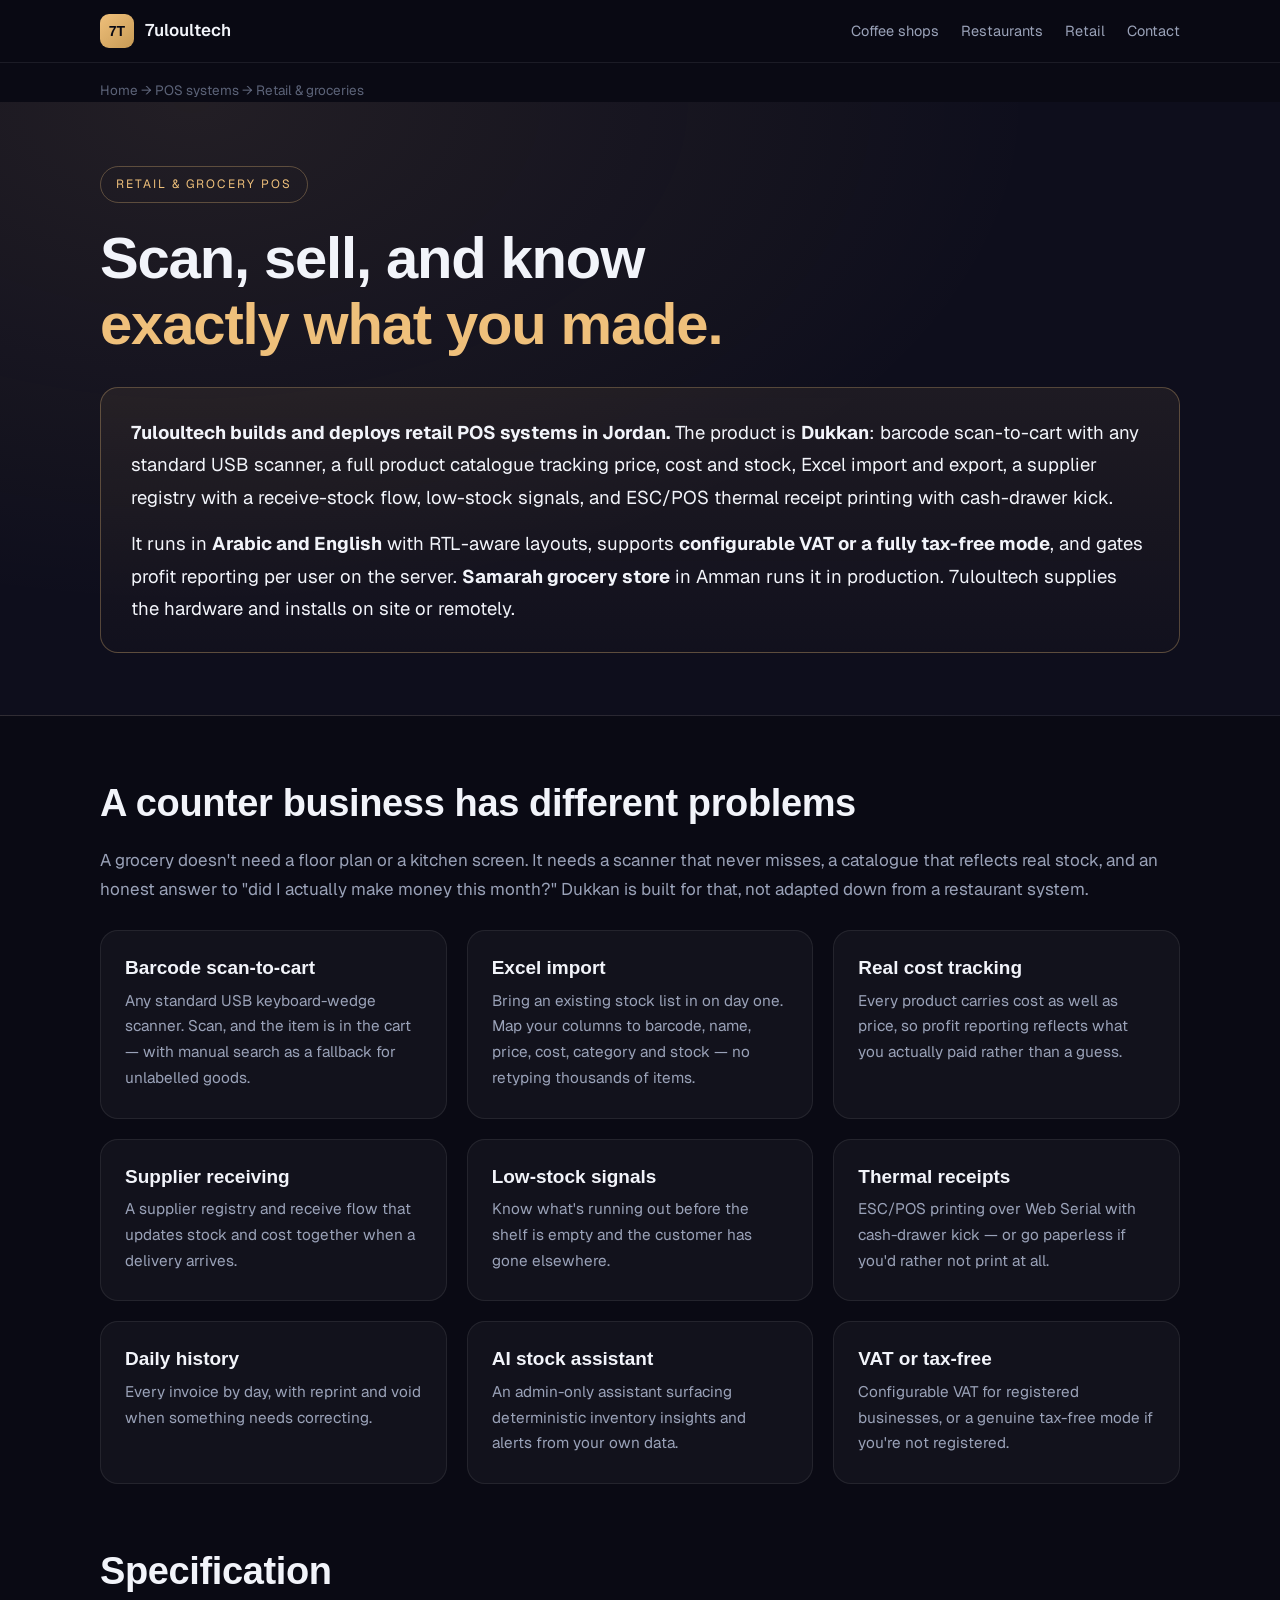
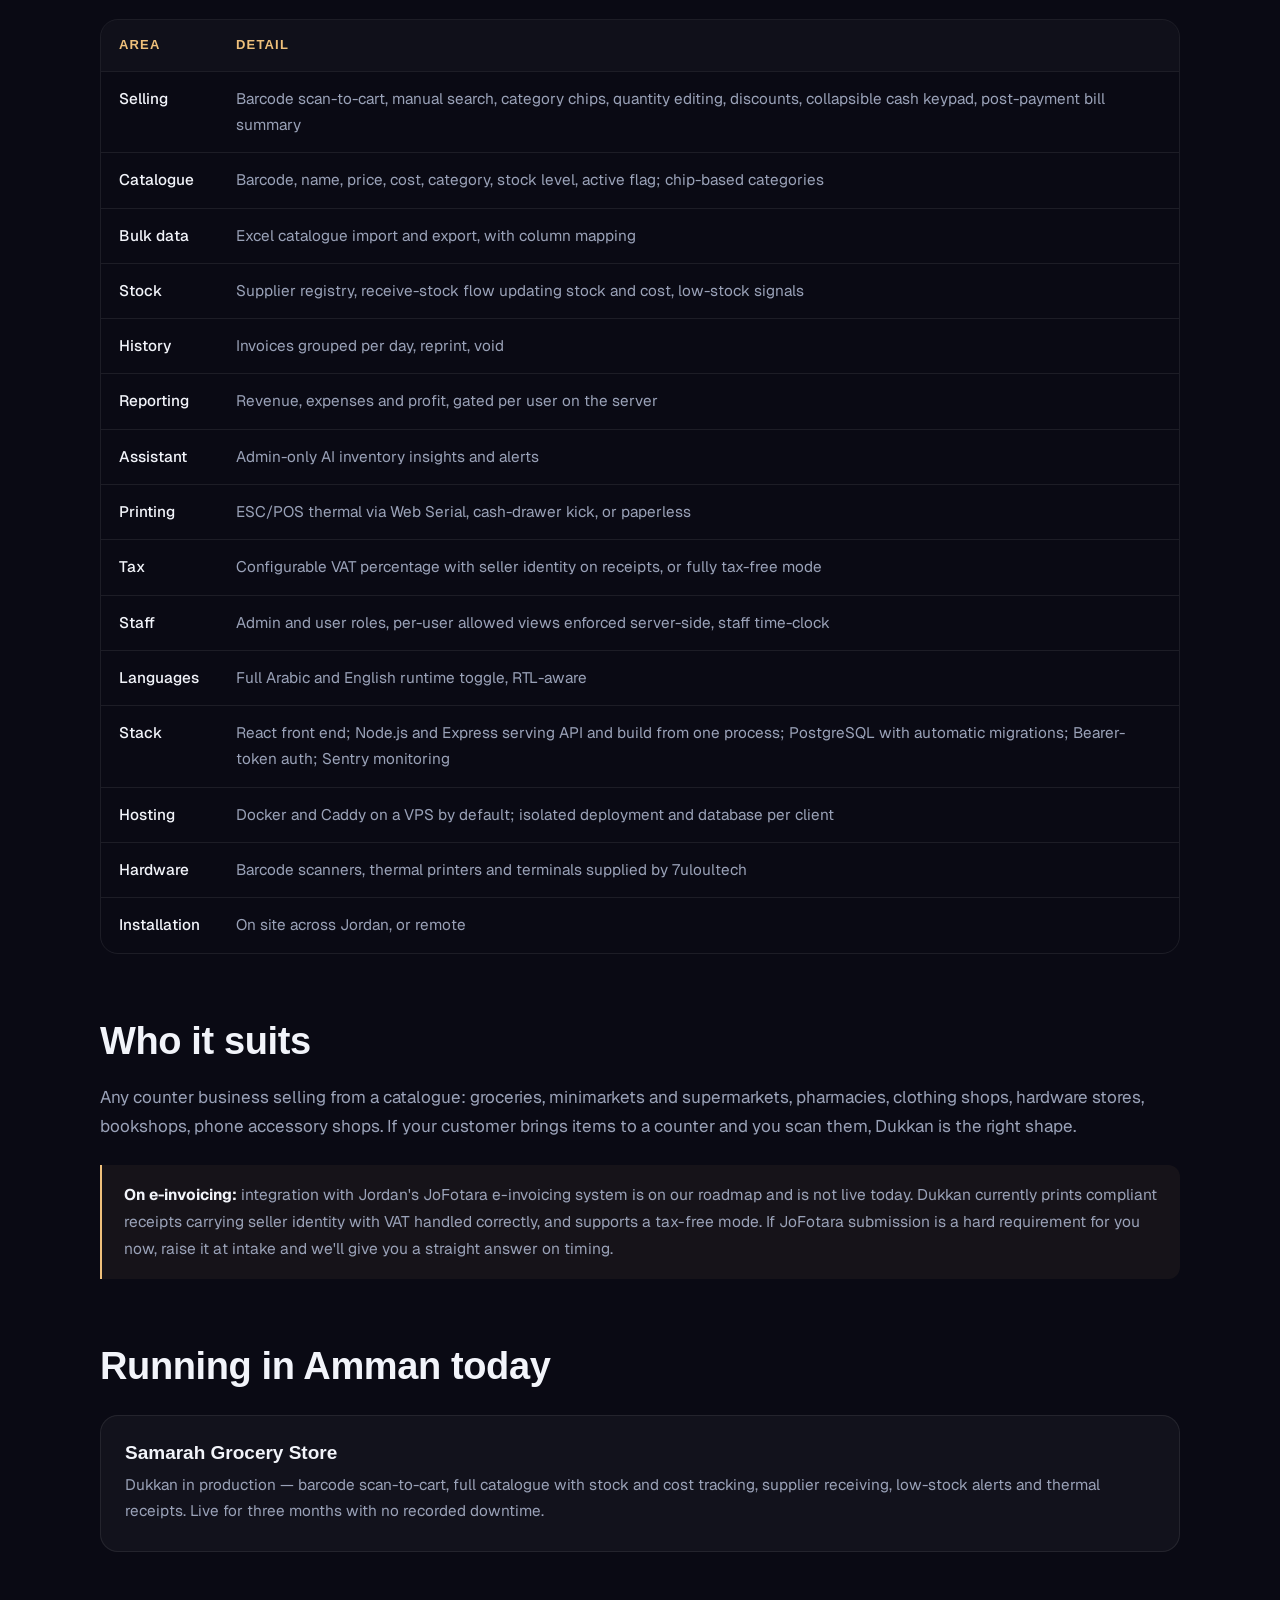
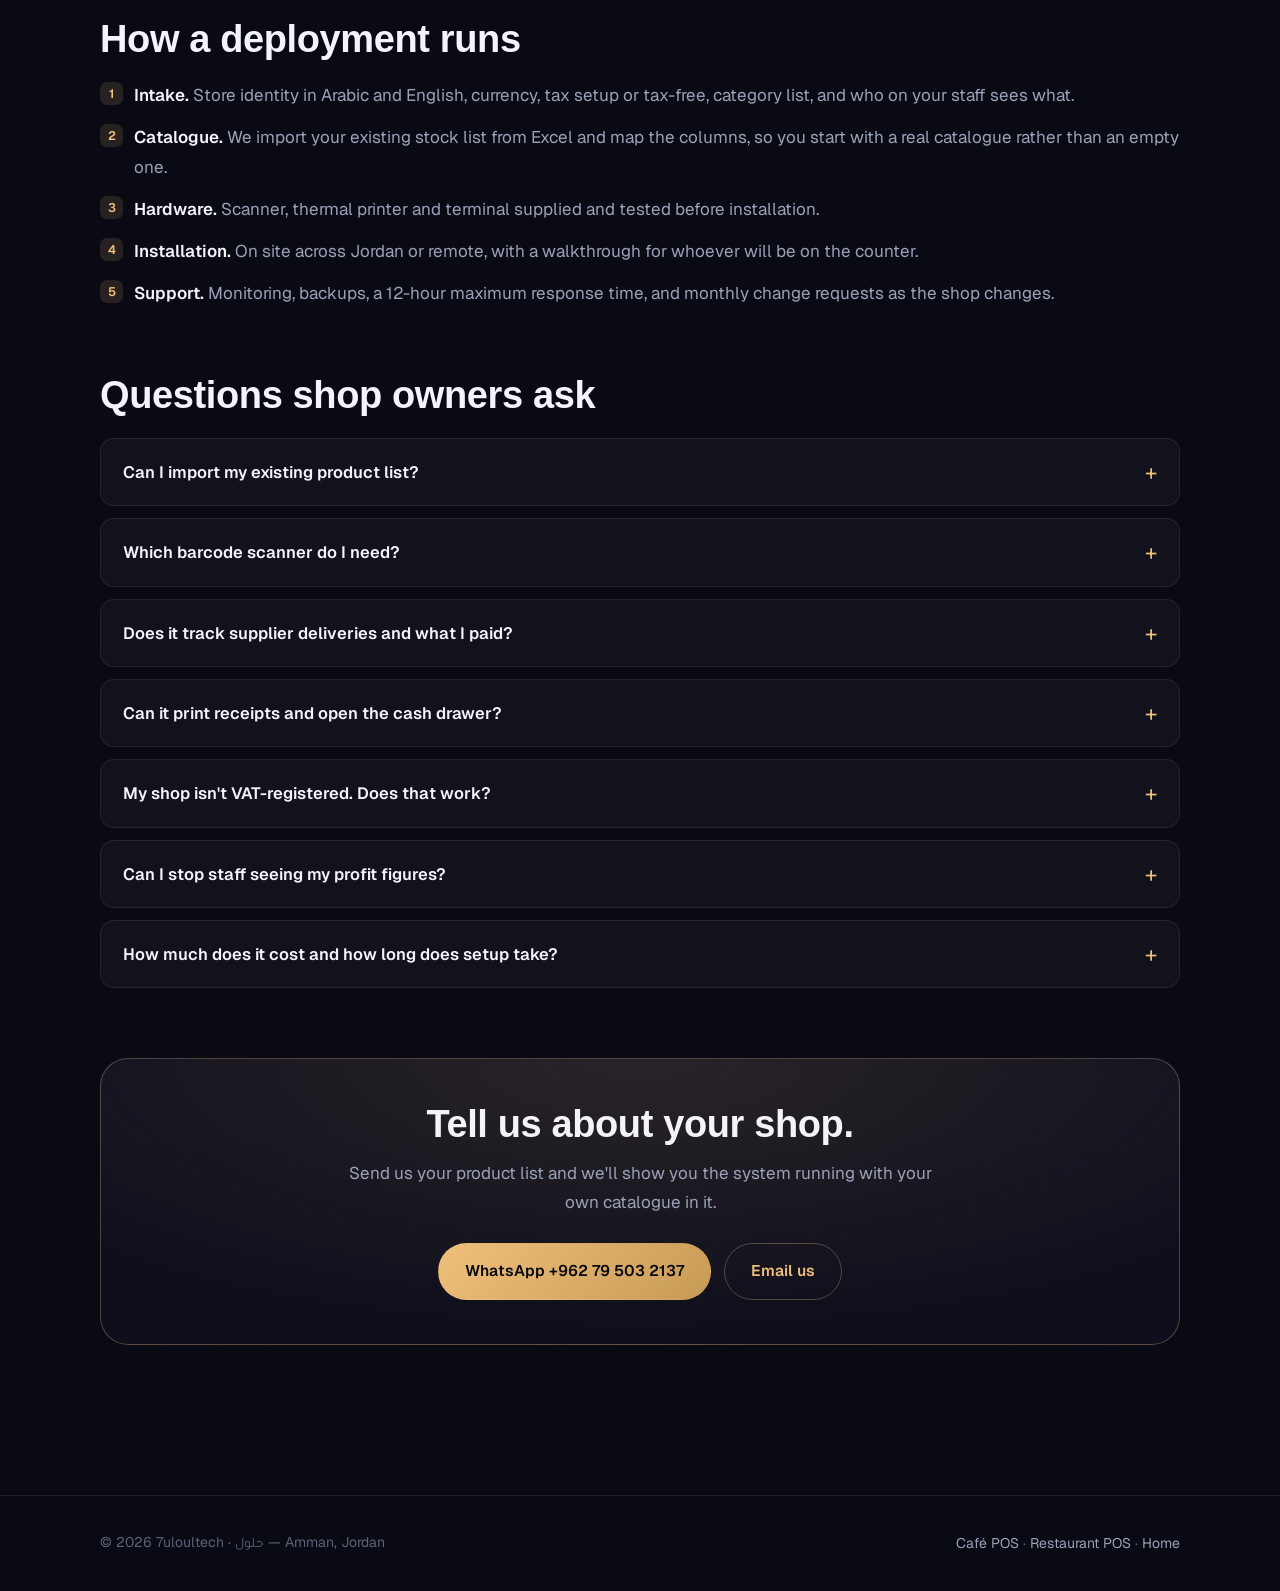
<file: pos-retail.html>
<!DOCTYPE html>
<html lang="en">
<head>
<meta charset="UTF-8">
<meta name="viewport" content="width=device-width, initial-scale=1.0">
<title>Retail POS System in Jordan — Barcode, Inventory &amp; Thermal Receipts | 7uloultech</title>
<meta name="description" content="Dukkan is a retail point-of-sale system for shops, groceries, minimarkets and pharmacies in Jordan. Barcode scan-to-cart, Excel catalogue import, supplier receiving, low-stock alerts, profit reporting and ESC/POS thermal printing. Arabic and English. Hardware supplied and installed.">
<meta name="keywords" content="retail POS Jordan, grocery POS system Amman, minimarket POS, pharmacy POS Jordan, barcode POS system, نظام كاشير بقالة, نظام نقاط بيع محلات, inventory POS Jordan">
<meta name="author" content="7uloultech">
<meta name="robots" content="index, follow, max-snippet:-1, max-image-preview:large">
<meta name="theme-color" content="#0A0A14">
<meta name="geo.region" content="JO-AM">
<meta name="geo.placename" content="Amman">
<link rel="canonical" href="https://basel29896-ctrl.github.io/7uloultech-site/pos-retail.html">
<link rel="icon" type="image/svg+xml" href="assets/appicon.svg">

<meta property="og:type" content="article">
<meta property="og:site_name" content="7uloultech">
<meta property="og:title" content="Retail POS System in Jordan | 7uloultech">
<meta property="og:description" content="Barcode scan-to-cart, Excel catalogue import, supplier receiving, thermal receipts. Live at Samarah grocery store. Arabic and English.">
<meta property="og:url" content="https://basel29896-ctrl.github.io/7uloultech-site/pos-retail.html">
<meta property="og:locale" content="en_US">
<meta property="og:locale:alternate" content="ar_JO">
<meta name="twitter:card" content="summary_large_image">
<meta name="twitter:title" content="Retail POS System in Jordan | 7uloultech">
<meta name="twitter:description" content="Barcode scan-to-cart, inventory, supplier receiving, thermal receipts. Live at Samarah grocery store.">

<link rel="preconnect" href="https://fonts.googleapis.com">
<link rel="preconnect" href="https://fonts.gstatic.com" crossorigin>
<link rel="preconnect" href="https://api.fontshare.com" crossorigin>
<link href="https://api.fontshare.com/v2/css?f[]=clash-display@500,600,700&display=swap" rel="stylesheet">
<link href="https://fonts.googleapis.com/css2?family=Geist:wght@300;400;500;600;700&family=Tajawal:wght@500;700&display=swap" rel="stylesheet">
<link rel="stylesheet" href="assets/page.css">

<script type="application/ld+json">
{
  "@context": "https://schema.org",
  "@graph": [
    {
      "@type": "WebPage",
      "@id": "https://basel29896-ctrl.github.io/7uloultech-site/pos-retail.html#page",
      "url": "https://basel29896-ctrl.github.io/7uloultech-site/pos-retail.html",
      "name": "Retail POS System in Jordan",
      "description": "Dukkan is a retail point-of-sale system for shops, groceries, minimarkets and pharmacies in Jordan, with barcode scan-to-cart, catalogue and stock management, Excel import, supplier receiving and ESC/POS thermal printing.",
      "inLanguage": "en",
      "isPartOf": { "@id": "https://basel29896-ctrl.github.io/7uloultech-site/#website" },
      "about": { "@id": "https://basel29896-ctrl.github.io/7uloultech-site/#dukkan" },
      "provider": { "@id": "https://basel29896-ctrl.github.io/7uloultech-site/#org" },
      "breadcrumb": {
        "@type": "BreadcrumbList",
        "itemListElement": [
          { "@type": "ListItem", "position": 1, "name": "Home", "item": "https://basel29896-ctrl.github.io/7uloultech-site/" },
          { "@type": "ListItem", "position": 2, "name": "POS systems", "item": "https://basel29896-ctrl.github.io/7uloultech-site/#pos" },
          { "@type": "ListItem", "position": 3, "name": "Retail POS" }
        ]
      }
    },
    {
      "@type": "Service",
      "@id": "https://basel29896-ctrl.github.io/7uloultech-site/pos-retail.html#service",
      "name": "Retail POS systems in Jordan",
      "serviceType": "Retail point of sale implementation",
      "provider": { "@id": "https://basel29896-ctrl.github.io/7uloultech-site/#org" },
      "areaServed": { "@type": "Country", "name": "Jordan" },
      "audience": { "@type": "BusinessAudience", "name": "Groceries, minimarkets, supermarkets, pharmacies, clothing shops, hardware stores, bookshops and phone accessory shops" },
      "description": "Deployment of Dukkan for retail businesses: barcode scan-to-cart, product catalogue with cost and stock tracking, Excel catalogue import and export, supplier registry and receive-stock flow, low-stock signals, profit reporting, ESC/POS thermal printing with cash-drawer kick, supplied hardware and on-site or remote installation."
    },
    {
      "@type": "FAQPage",
      "@id": "https://basel29896-ctrl.github.io/7uloultech-site/pos-retail.html#faq",
      "mainEntity": [
        {
          "@type": "Question",
          "name": "Can I import my existing product list into the retail POS?",
          "acceptedAnswer": { "@type": "Answer", "text": "Yes. Dukkan imports a product catalogue from Excel, mapping your columns to barcode, name, price, cost, category and stock. A shop with thousands of existing SKUs does not need to retype them, and the catalogue can be exported back to Excel at any time." }
        },
        {
          "@type": "Question",
          "name": "What barcode scanner works with the retail POS?",
          "acceptedAnswer": { "@type": "Answer", "text": "Any standard USB barcode scanner that behaves as a keyboard wedge, which covers the large majority of scanners sold. 7uloultech supplies the scanner as part of the package, so compatibility is handled before installation." }
        },
        {
          "@type": "Question",
          "name": "Does the retail POS track supplier deliveries and stock cost?",
          "acceptedAnswer": { "@type": "Answer", "text": "Yes. There is a supplier registry and a receive-stock flow that updates both stock level and cost together, so profit reporting reflects what you actually paid rather than an assumed cost." }
        },
        {
          "@type": "Question",
          "name": "Can the retail POS print to a thermal receipt printer and open a cash drawer?",
          "acceptedAnswer": { "@type": "Answer", "text": "Yes. Dukkan prints ESC/POS thermal receipts over Web Serial and can trigger a cash-drawer kick. Paperless completion is also supported for shops that do not want printed receipts." }
        },
        {
          "@type": "Question",
          "name": "Does the retail POS work for a shop that is not VAT-registered?",
          "acceptedAnswer": { "@type": "Answer", "text": "Yes. Dukkan has a fully tax-free mode with the tax percentage set to zero and the seller tax number left blank, alongside a configurable VAT mode for registered businesses." }
        },
        {
          "@type": "Question",
          "name": "Can staff be prevented from seeing profit and expense reports?",
          "acceptedAnswer": { "@type": "Answer", "text": "Yes. Each user has allowed views enforced on the server, so a cashier account cannot reach reporting endpoints even directly. Reports access is granted only to the roles that need it." }
        }
      ]
    }
  ]
}
</script>
</head>
<body>

<nav class="nav">
  <div class="wrap">
    <a class="brand" href="index.html"><span class="tile" aria-hidden="true">7T</span>7uloultech</a>
    <ul>
      <li><a href="pos-coffee-shops.html">Coffee shops</a></li>
      <li><a href="pos-restaurants.html">Restaurants</a></li>
      <li><a href="pos-retail.html">Retail</a></li>
      <li><a href="index.html#contact">Contact</a></li>
    </ul>
  </div>
</nav>

<div class="wrap crumbs"><a href="index.html">Home</a> → <a href="index.html#pos">POS systems</a> → Retail &amp; groceries</div>

<header class="page-hero">
  <div class="wrap">
    <span class="kicker">Retail &amp; grocery POS</span>
    <h1>Scan, sell, and know<br><em>exactly what you made.</em></h1>

    <div class="answer">
      <p><b>7uloultech builds and deploys retail POS systems in Jordan.</b> The product is
      <b>Dukkan</b>: barcode scan-to-cart with any standard USB scanner, a full product catalogue
      tracking price, cost and stock, Excel import and export, a supplier registry with a
      receive-stock flow, low-stock signals, and ESC/POS thermal receipt printing with cash-drawer
      kick.</p>
      <p>It runs in <b>Arabic and English</b> with RTL-aware layouts, supports <b>configurable VAT or
      a fully tax-free mode</b>, and gates profit reporting per user on the server. <b>Samarah grocery
      store</b> in Amman runs it in production. 7uloultech supplies the hardware and installs on site
      or remotely.</p>
    </div>
  </div>
</header>

<main class="wrap">

  <h2>A counter business has different problems</h2>
  <p class="muted">A grocery doesn't need a floor plan or a kitchen screen. It needs a scanner that
  never misses, a catalogue that reflects real stock, and an honest answer to "did I actually make
  money this month?" Dukkan is built for that, not adapted down from a restaurant system.</p>

  <div class="grid">
    <div class="card">
      <h3>Barcode scan-to-cart</h3>
      <p>Any standard USB keyboard-wedge scanner. Scan, and the item is in the cart — with manual search as a fallback for unlabelled goods.</p>
    </div>
    <div class="card">
      <h3>Excel import</h3>
      <p>Bring an existing stock list in on day one. Map your columns to barcode, name, price, cost, category and stock — no retyping thousands of items.</p>
    </div>
    <div class="card">
      <h3>Real cost tracking</h3>
      <p>Every product carries cost as well as price, so profit reporting reflects what you actually paid rather than a guess.</p>
    </div>
    <div class="card">
      <h3>Supplier receiving</h3>
      <p>A supplier registry and receive flow that updates stock and cost together when a delivery arrives.</p>
    </div>
    <div class="card">
      <h3>Low-stock signals</h3>
      <p>Know what's running out before the shelf is empty and the customer has gone elsewhere.</p>
    </div>
    <div class="card">
      <h3>Thermal receipts</h3>
      <p>ESC/POS printing over Web Serial with cash-drawer kick — or go paperless if you'd rather not print at all.</p>
    </div>
    <div class="card">
      <h3>Daily history</h3>
      <p>Every invoice by day, with reprint and void when something needs correcting.</p>
    </div>
    <div class="card">
      <h3>AI stock assistant</h3>
      <p>An admin-only assistant surfacing deterministic inventory insights and alerts from your own data.</p>
    </div>
    <div class="card">
      <h3>VAT or tax-free</h3>
      <p>Configurable VAT for registered businesses, or a genuine tax-free mode if you're not registered.</p>
    </div>
  </div>

  <h2>Specification</h2>
  <div class="tbl-wrap">
    <table>
      <thead><tr><th>Area</th><th>Detail</th></tr></thead>
      <tbody>
        <tr><td>Selling</td><td>Barcode scan-to-cart, manual search, category chips, quantity editing, discounts, collapsible cash keypad, post-payment bill summary</td></tr>
        <tr><td>Catalogue</td><td>Barcode, name, price, cost, category, stock level, active flag; chip-based categories</td></tr>
        <tr><td>Bulk data</td><td>Excel catalogue import and export, with column mapping</td></tr>
        <tr><td>Stock</td><td>Supplier registry, receive-stock flow updating stock and cost, low-stock signals</td></tr>
        <tr><td>History</td><td>Invoices grouped per day, reprint, void</td></tr>
        <tr><td>Reporting</td><td>Revenue, expenses and profit, gated per user on the server</td></tr>
        <tr><td>Assistant</td><td>Admin-only AI inventory insights and alerts</td></tr>
        <tr><td>Printing</td><td>ESC/POS thermal via Web Serial, cash-drawer kick, or paperless</td></tr>
        <tr><td>Tax</td><td>Configurable VAT percentage with seller identity on receipts, or fully tax-free mode</td></tr>
        <tr><td>Staff</td><td>Admin and user roles, per-user allowed views enforced server-side, staff time-clock</td></tr>
        <tr><td>Languages</td><td>Full Arabic and English runtime toggle, RTL-aware</td></tr>
        <tr><td>Stack</td><td>React front end; Node.js and Express serving API and build from one process; PostgreSQL with automatic migrations; Bearer-token auth; Sentry monitoring</td></tr>
        <tr><td>Hosting</td><td>Docker and Caddy on a VPS by default; isolated deployment and database per client</td></tr>
        <tr><td>Hardware</td><td>Barcode scanners, thermal printers and terminals supplied by 7uloultech</td></tr>
        <tr><td>Installation</td><td>On site across Jordan, or remote</td></tr>
      </tbody>
    </table>
  </div>

  <h2>Who it suits</h2>
  <p class="muted">Any counter business selling from a catalogue: groceries, minimarkets and
  supermarkets, pharmacies, clothing shops, hardware stores, bookshops, phone accessory shops. If
  your customer brings items to a counter and you scan them, Dukkan is the right shape.</p>

  <div class="note"><b>On e-invoicing:</b> integration with Jordan's JoFotara e-invoicing system is on
  our roadmap and is not live today. Dukkan currently prints compliant receipts carrying seller
  identity with VAT handled correctly, and supports a tax-free mode. If JoFotara submission is a hard
  requirement for you now, raise it at intake and we'll give you a straight answer on timing.</div>

  <h2>Running in Amman today</h2>
  <div class="grid">
    <div class="card">
      <h3>Samarah Grocery Store</h3>
      <p>Dukkan in production — barcode scan-to-cart, full catalogue with stock and cost tracking, supplier receiving, low-stock alerts and thermal receipts. Live for three months with no recorded downtime.</p>
    </div>
  </div>

  <h2>How a deployment runs</h2>
  <ol>
    <li><b>Intake.</b> Store identity in Arabic and English, currency, tax setup or tax-free, category list, and who on your staff sees what.</li>
    <li><b>Catalogue.</b> We import your existing stock list from Excel and map the columns, so you start with a real catalogue rather than an empty one.</li>
    <li><b>Hardware.</b> Scanner, thermal printer and terminal supplied and tested before installation.</li>
    <li><b>Installation.</b> On site across Jordan or remote, with a walkthrough for whoever will be on the counter.</li>
    <li><b>Support.</b> Monitoring, backups, a 12-hour maximum response time, and monthly change requests as the shop changes.</li>
  </ol>

  <h2>Questions shop owners ask</h2>

  <details>
    <summary>Can I import my existing product list?</summary>
    <div class="body"><p>Yes. Dukkan imports your catalogue from Excel, mapping your columns to barcode, name, price, cost, category and stock. A shop with thousands of SKUs doesn't retype them — and you can export back to Excel any time.</p></div>
  </details>
  <details>
    <summary>Which barcode scanner do I need?</summary>
    <div class="body"><p>Any standard USB scanner that acts as a keyboard wedge, which covers the large majority sold. We supply the scanner as part of the package, so compatibility is settled before installation day.</p></div>
  </details>
  <details>
    <summary>Does it track supplier deliveries and what I paid?</summary>
    <div class="body"><p>Yes. A supplier registry plus a receive-stock flow that updates stock level and cost together — so profit reporting reflects your real cost, not an assumed one.</p></div>
  </details>
  <details>
    <summary>Can it print receipts and open the cash drawer?</summary>
    <div class="body"><p>Yes — ESC/POS thermal printing over Web Serial with a cash-drawer kick. Paperless completion is also supported if you'd rather not print.</p></div>
  </details>
  <details>
    <summary>My shop isn't VAT-registered. Does that work?</summary>
    <div class="body"><p>Yes. There's a genuine tax-free mode with the tax percentage at zero and the seller tax number left blank, alongside configurable VAT for registered businesses.</p></div>
  </details>
  <details>
    <summary>Can I stop staff seeing my profit figures?</summary>
    <div class="body"><p>Yes. Allowed views are enforced on the server, so a cashier account can't reach reporting endpoints even by calling them directly. You grant reports access only to the people who should have it.</p></div>
  </details>
  <details>
    <summary>How much does it cost and how long does setup take?</summary>
    <div class="body"><p>Pricing is quoted per shop — it depends on catalogue size, terminals, hardware and scope. No separate setup fee: setup, hosting, support and monthly change requests are included. Deployment typically runs four to eight weeks. <a href="index.html#contact">Ask for a quote</a>.</p></div>
  </details>

  <div class="cta">
    <h2>Tell us about your shop.</h2>
    <p>Send us your product list and we'll show you the system running with your own catalogue in it.</p>
    <div class="btn-row">
      <a class="btn btn-gold" href="https://wa.me/962795032137" target="_blank" rel="noopener">WhatsApp +962 79 503 2137</a>
      <a class="btn btn-ghost" href="mailto:7uloultech@gmail.com?subject=Retail%20POS%20enquiry">Email us</a>
    </div>
  </div>

</main>

<footer>
  <div class="wrap">
    <span>© <span id="y">2026</span> 7uloultech · <span lang="ar">حلول</span> — Amman, Jordan</span>
    <span><a href="pos-coffee-shops.html">Café POS</a> · <a href="pos-restaurants.html">Restaurant POS</a> · <a href="index.html">Home</a></span>
  </div>
</footer>
<script>document.getElementById('y').textContent=new Date().getFullYear()</script>
</body>
</html>
</file>
<file: assets/page.css>
/* ═══════════════════════════════════════════════════════════════
   page.css — shared stylesheet for 7uloultech content pages.
   Lean by design: these pages exist to be read and cited, so they
   carry no animation payload. Tokens mirror index.html.
   ═══════════════════════════════════════════════════════════════ */

:root{
  --bg:#0A0A14; --bg-2:#0E0E1C;
  --panel:rgba(255,255,255,.035); --panel-2:rgba(255,255,255,.06);
  --line:rgba(255,255,255,.08); --line-strong:rgba(239,192,123,.3);
  --text:#F2F4FA; --muted:#9aa2b8; --faint:#5c6378;
  --gold:#EFC07B; --gold-soft:#F6D6A0; --gold-deep:#c79a55;
  --font-d:'Clash Display',sans-serif;
  --font-b:'Geist',system-ui,sans-serif;
  --font-ar:'Tajawal',sans-serif;
  --r:18px; --r-lg:28px;
}

*{box-sizing:border-box}
html{scroll-behavior:smooth;-webkit-text-size-adjust:100%}
body{
  margin:0;background:var(--bg);color:var(--text);
  font-family:var(--font-b);font-size:17px;line-height:1.72;
  -webkit-font-smoothing:antialiased;
}
.wrap{width:min(1080px,92vw);margin-inline:auto}
a{color:var(--gold);text-decoration:none}
a:hover{text-decoration:underline}
img{max-width:100%;height:auto}

/* ── nav ── */
.nav{
  position:sticky;top:0;z-index:50;background:rgba(10,10,20,.86);
  backdrop-filter:blur(14px);border-bottom:1px solid var(--line);
}
.nav .wrap{display:flex;align-items:center;justify-content:space-between;gap:20px;padding:14px 0}
.brand{display:inline-flex;align-items:center;gap:11px;color:var(--text);font-weight:600}
.brand:hover{text-decoration:none}
.brand .tile{
  width:34px;height:34px;border-radius:9px;display:grid;place-items:center;
  background:linear-gradient(140deg,var(--gold),var(--gold-deep));
  color:#0A0A14;font-family:var(--font-d);font-weight:700;font-size:14px;
}
.nav ul{display:flex;gap:22px;list-style:none;margin:0;padding:0;flex-wrap:wrap}
.nav ul a{color:var(--muted);font-size:14.5px}
.nav ul a:hover{color:var(--gold);text-decoration:none}
@media(max-width:720px){.nav ul{display:none}}

/* ── typography ── */
h1,h2,h3,h4{font-family:var(--font-d);font-weight:600;line-height:1.14;margin:0}
h1{font-size:clamp(34px,5.4vw,58px);letter-spacing:-.02em}
h2{font-size:clamp(26px,3.4vw,38px);letter-spacing:-.01em;margin:66px 0 20px}
h3{font-size:clamp(19px,2.2vw,23px);margin:38px 0 12px}
p{margin:0 0 20px}
em{color:var(--gold);font-style:normal}

.kicker{
  display:inline-block;font-size:12px;letter-spacing:.17em;text-transform:uppercase;
  color:var(--gold);border:1px solid var(--line-strong);border-radius:999px;
  padding:7px 15px;margin-bottom:22px;
}
.lede{font-size:20px;line-height:1.7;color:var(--text);max-width:74ch}
.muted{color:var(--muted)}

/* ── hero ── */
header.page-hero{
  padding:64px 0 52px;border-bottom:1px solid var(--line);
  background:radial-gradient(120% 150% at 15% 0%,rgba(239,192,123,.09) 0%,transparent 55%),var(--bg-2);
}

/* ── answer box: the passage we want quoted ── */
.answer{
  border:1px solid var(--line-strong);border-radius:var(--r);
  background:linear-gradient(180deg,rgba(239,192,123,.07),rgba(239,192,123,.02));
  padding:28px 30px;margin:30px 0 10px;
}
.answer p{margin:0;font-size:18.5px;line-height:1.75}
.answer p+p{margin-top:14px}

/* ── content ── */
main{padding-bottom:80px}
main ul,main ol{margin:0 0 22px;padding-left:0;list-style:none}
main ul li{position:relative;padding-left:26px;margin-bottom:11px;line-height:1.7}
main ul li::before{
  content:"";position:absolute;left:3px;top:11px;width:7px;height:7px;
  border-radius:50%;background:var(--gold);opacity:.85;
}
main ol{counter-reset:n}
main ol li{position:relative;padding-left:34px;margin-bottom:13px;counter-increment:n}
main ol li::before{
  content:counter(n);position:absolute;left:0;top:1px;width:23px;height:23px;
  border-radius:7px;display:grid;place-items:center;font-size:12.5px;font-weight:600;
  background:rgba(239,192,123,.13);color:var(--gold);
}
li b,li strong{color:var(--text);font-weight:600}
main ul li,main ol li{color:var(--muted)}

/* ── cards ── */
.grid{display:grid;grid-template-columns:repeat(auto-fit,minmax(280px,1fr));gap:20px;margin:26px 0}
.card{
  border:1px solid var(--line);border-radius:var(--r);
  background:var(--panel);padding:26px 24px;
}
.card h3{margin:0 0 10px;font-size:19px}
.card p{margin:0;font-size:15.3px;color:var(--muted);line-height:1.68}

/* ── spec table ── */
.tbl-wrap{overflow-x:auto;margin:26px 0;border:1px solid var(--line);border-radius:var(--r)}
table{border-collapse:collapse;width:100%;min-width:520px;font-size:15.3px}
th,td{text-align:left;padding:14px 18px;border-bottom:1px solid var(--line);vertical-align:top}
th{
  font-family:var(--font-d);font-weight:600;font-size:13px;letter-spacing:.09em;
  text-transform:uppercase;color:var(--gold);background:rgba(255,255,255,.025);
}
td{color:var(--muted)}
td:first-child{color:var(--text);font-weight:500}
tr:last-child td{border-bottom:none}

/* ── FAQ ── */
details{
  border:1px solid var(--line);border-radius:14px;background:var(--panel);
  padding:0 22px;margin-bottom:12px;
}
summary{
  cursor:pointer;list-style:none;padding:19px 0;font-weight:600;font-size:16.5px;
  display:flex;justify-content:space-between;align-items:center;gap:16px;
}
summary::-webkit-details-marker{display:none}
summary::after{content:"+";color:var(--gold);font-size:22px;font-weight:400;line-height:1}
details[open] summary::after{content:"\2212"}
details .body{padding:0 0 20px;color:var(--muted);font-size:15.8px;line-height:1.72}
details .body p:last-child{margin-bottom:0}

/* ── callout ── */
.note{
  border-left:2px solid var(--gold);background:rgba(239,192,123,.05);
  padding:17px 22px;border-radius:0 12px 12px 0;margin:24px 0;
  color:var(--muted);font-size:15.5px;
}
.note b{color:var(--text)}

/* ── CTA ── */
.cta{
  margin:70px 0 0;padding:44px 38px;border-radius:var(--r-lg);
  border:1px solid var(--line-strong);text-align:center;
  background:radial-gradient(120% 160% at 50% 0%,rgba(239,192,123,.12) 0%,transparent 60%),var(--bg-2);
}
.cta h2{margin:0 0 12px}
.cta p{color:var(--muted);max-width:56ch;margin-inline:auto}
.btn-row{display:flex;gap:13px;justify-content:center;flex-wrap:wrap;margin-top:26px}
.btn{
  display:inline-flex;align-items:center;gap:9px;padding:14px 26px;border-radius:999px;
  font-weight:600;font-size:15.5px;border:1px solid transparent;
}
.btn:hover{text-decoration:none}
.btn-gold{background:linear-gradient(135deg,var(--gold),var(--gold-deep));color:#0A0A14}
.btn-ghost{border-color:var(--line-strong);color:var(--gold)}
.btn-ghost:hover{background:rgba(239,192,123,.08)}

/* ── crumbs + footer ── */
.crumbs{font-size:13.5px;color:var(--faint);padding:16px 0 0}
.crumbs a{color:var(--faint)}
.crumbs a:hover{color:var(--gold)}
footer{border-top:1px solid var(--line);padding:34px 0;margin-top:70px;color:var(--faint);font-size:14px}
footer .wrap{display:flex;justify-content:space-between;gap:20px;flex-wrap:wrap;align-items:center}
footer a{color:var(--muted)}

[lang="ar"]{font-family:var(--font-ar)}
@media(max-width:640px){
  body{font-size:16.2px}
  .answer{padding:23px 21px}
  .cta{padding:34px 24px}
}
@media(prefers-reduced-motion:reduce){html{scroll-behavior:auto}}
</file>
